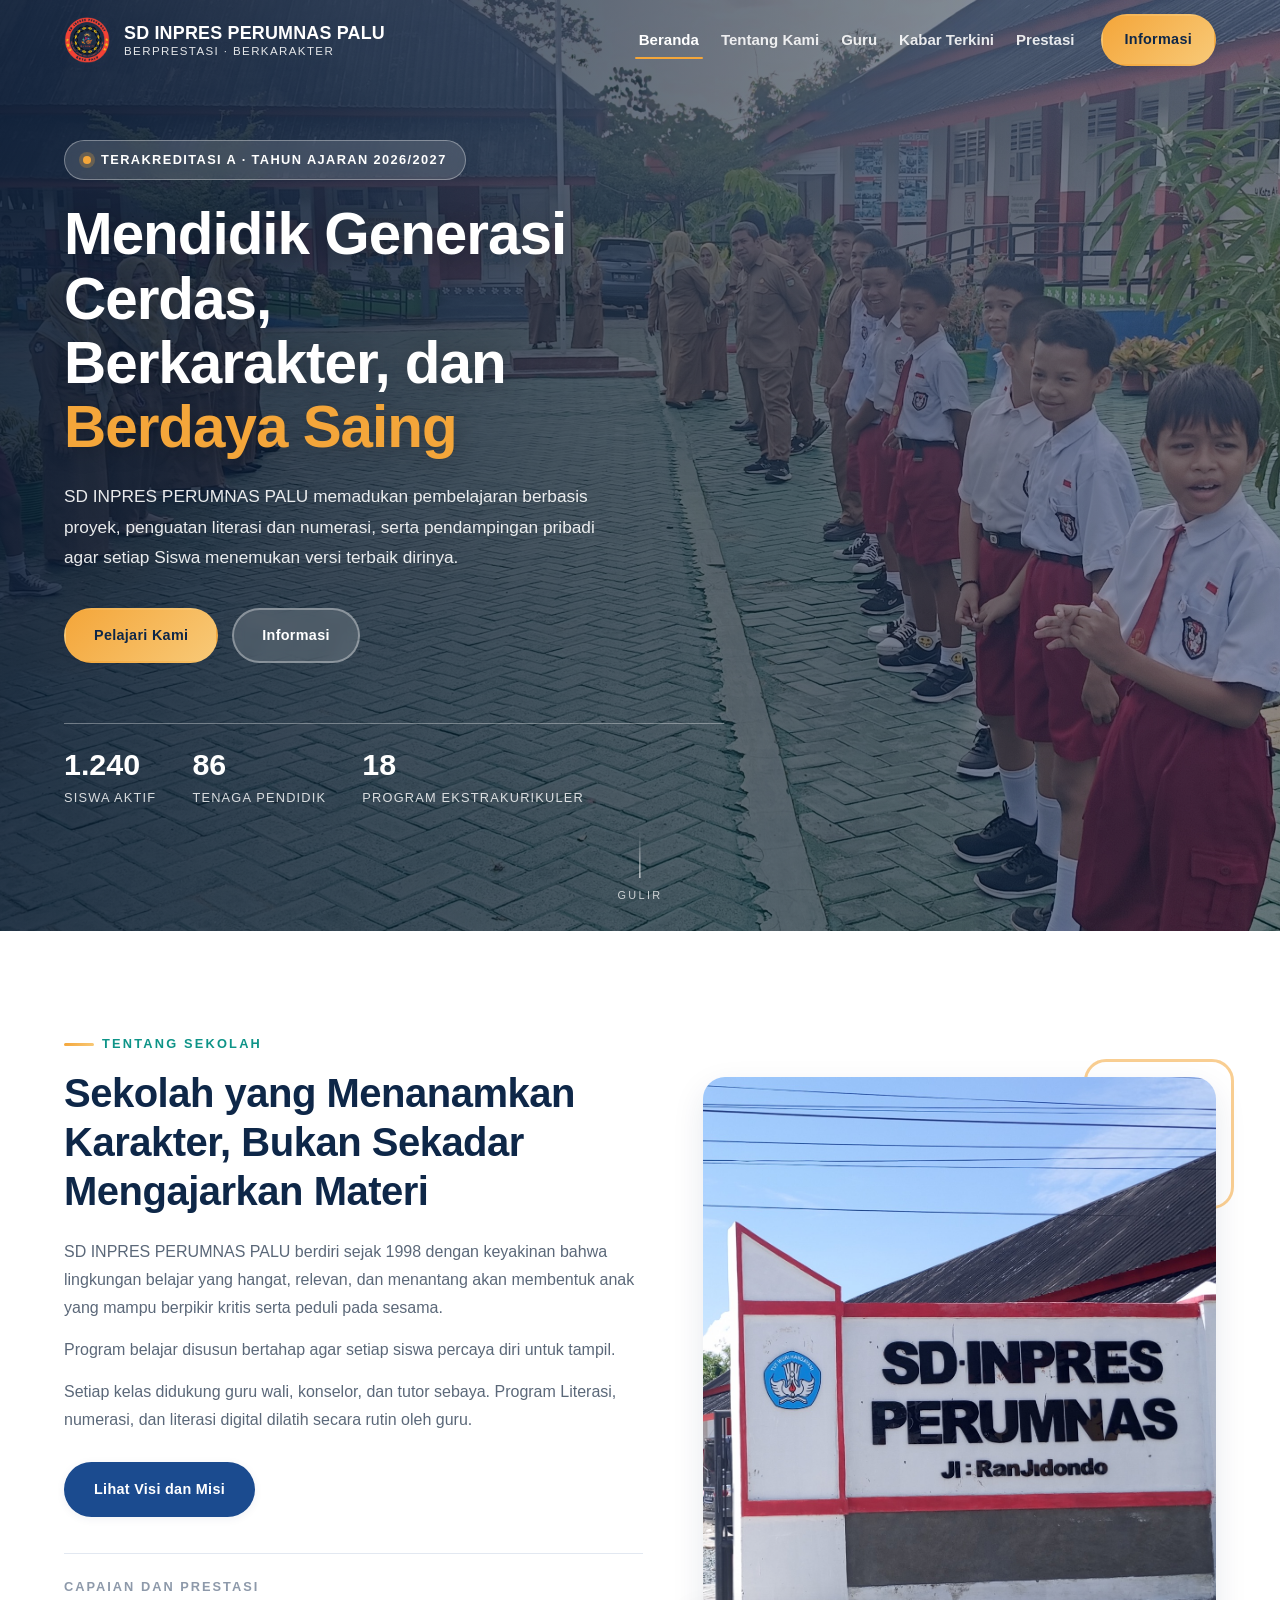
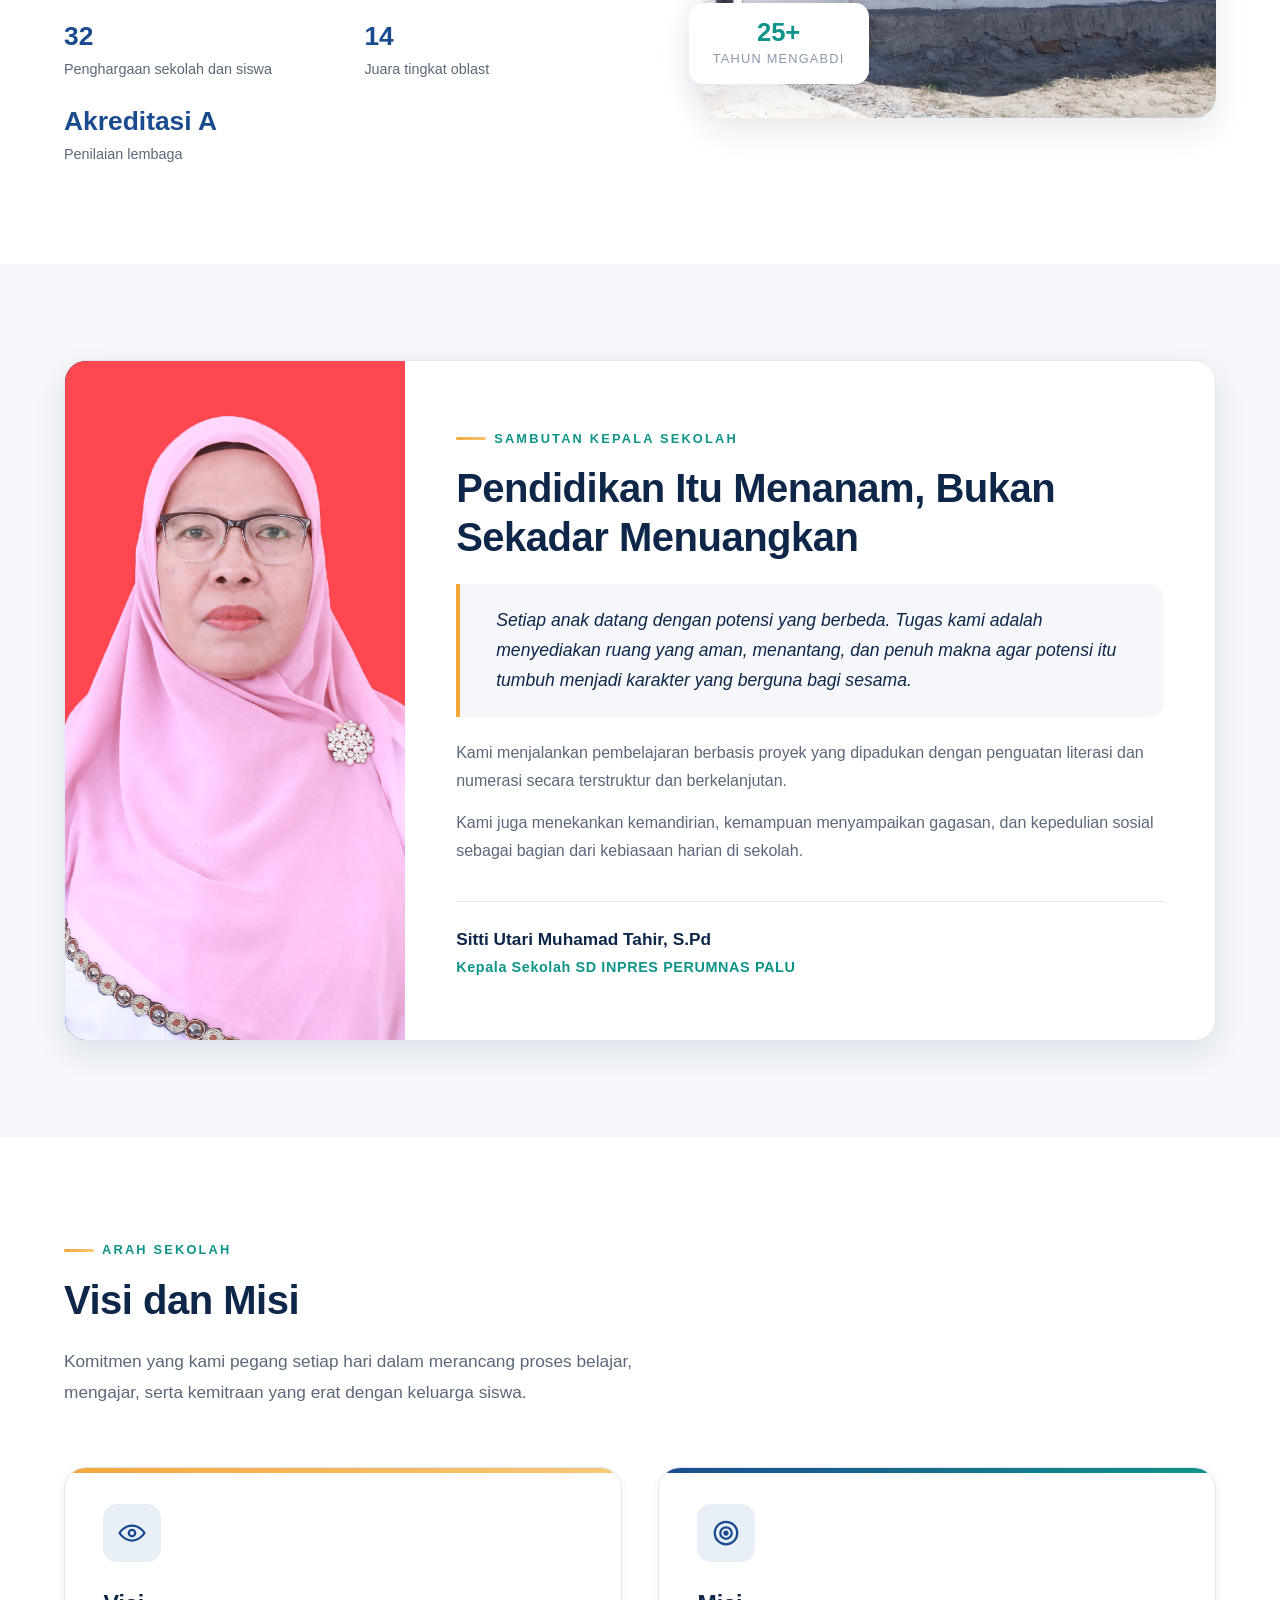
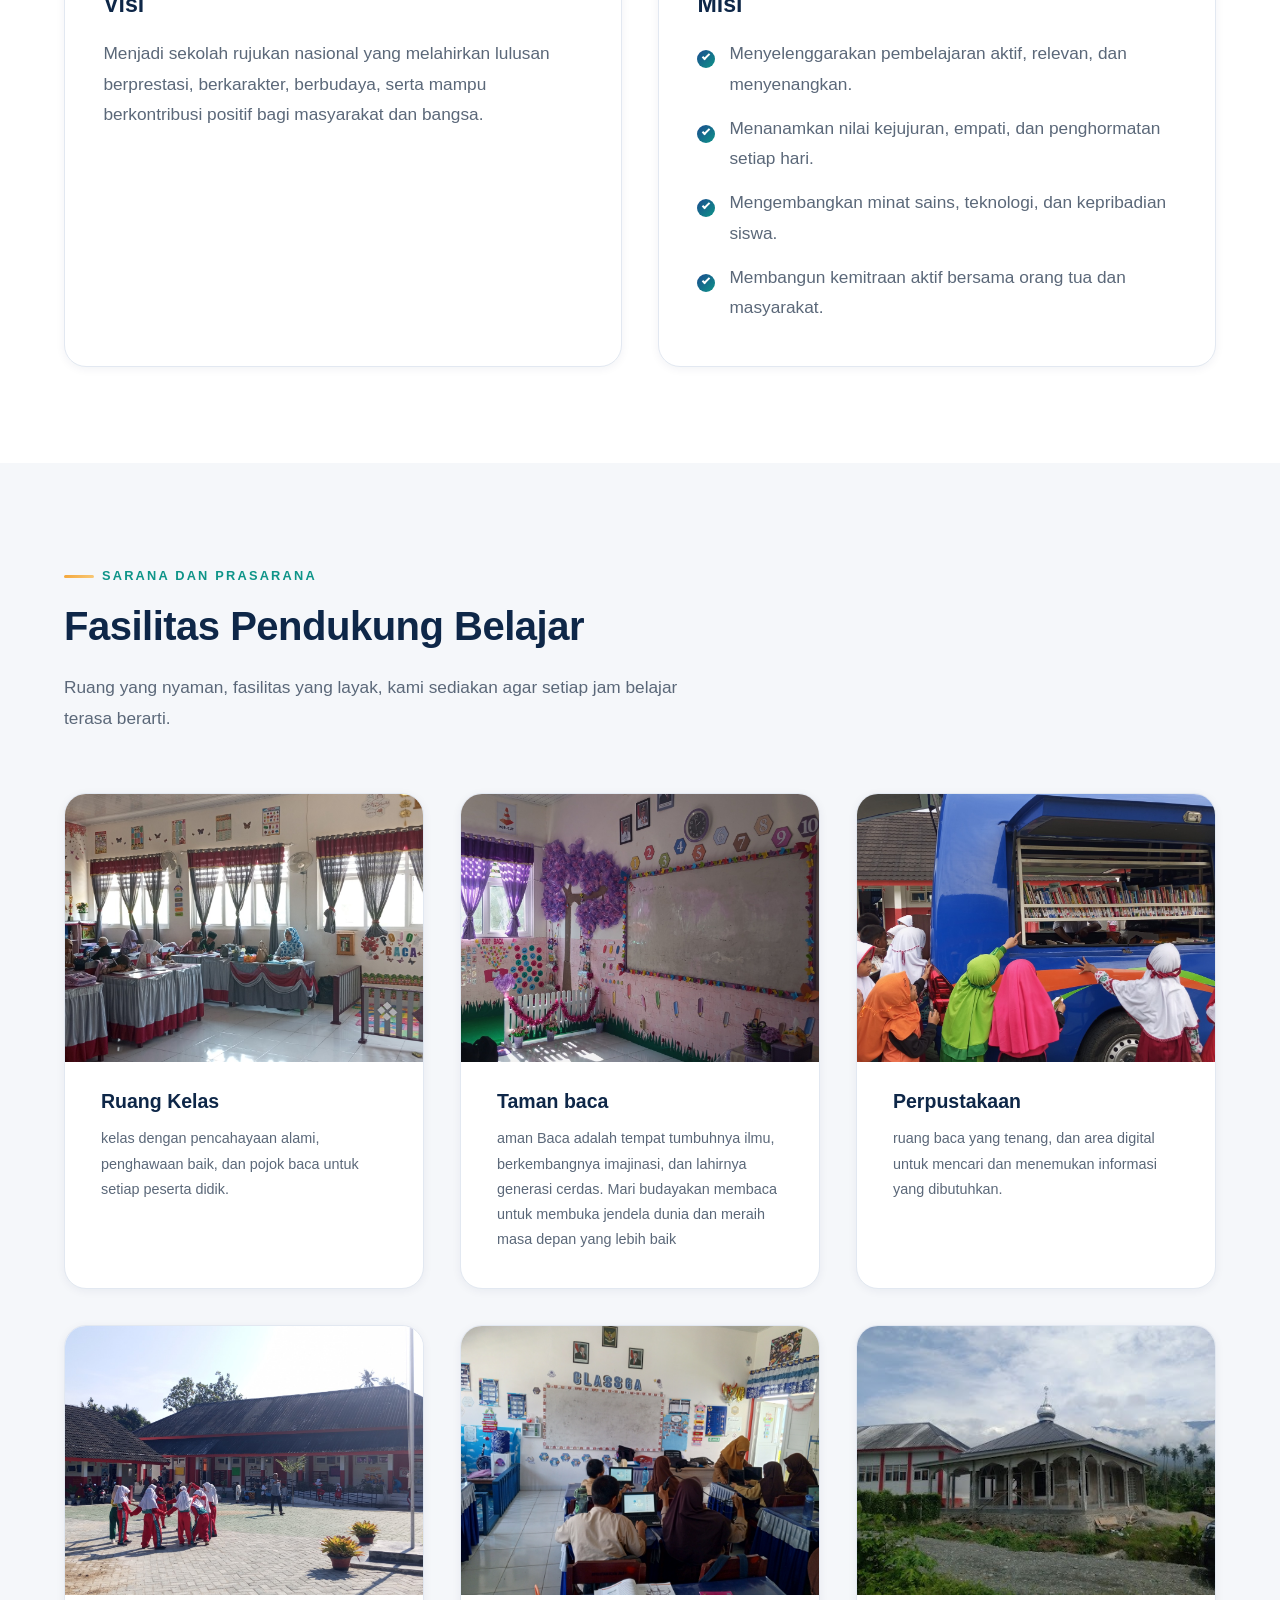
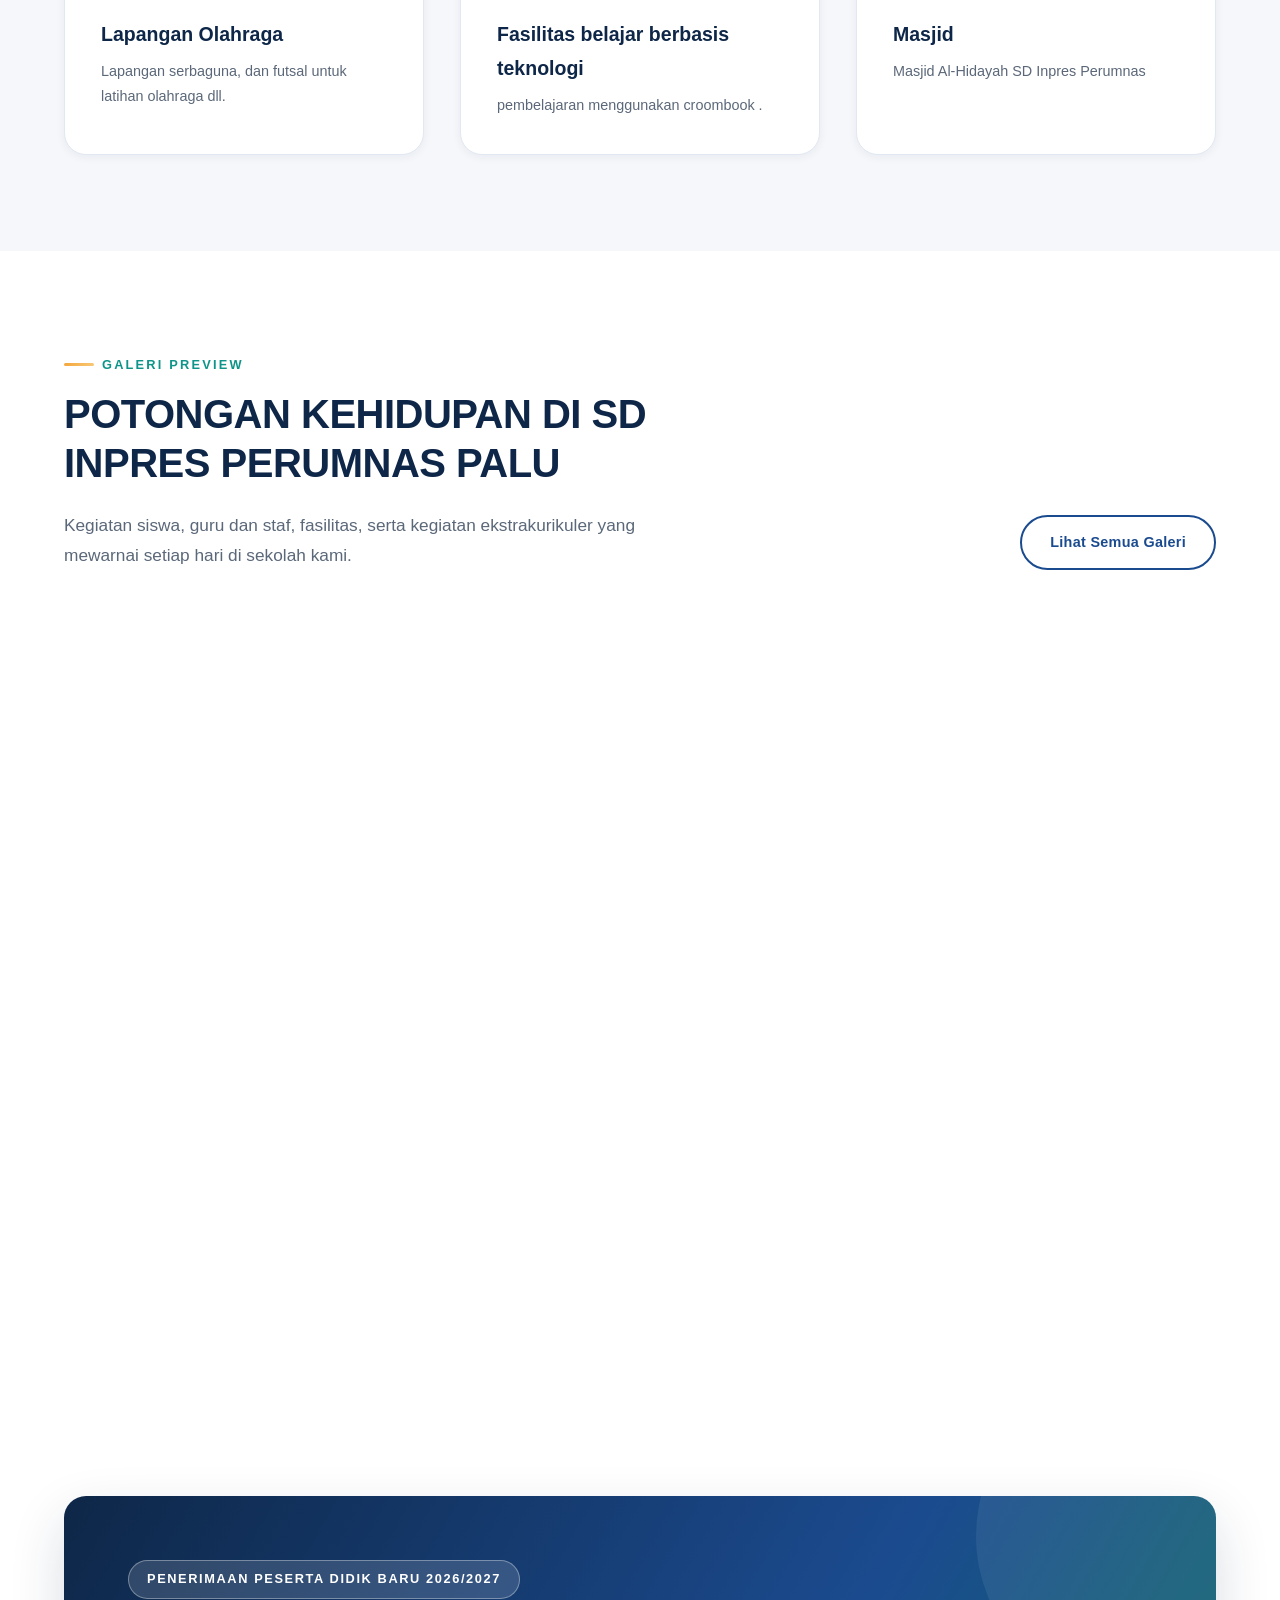
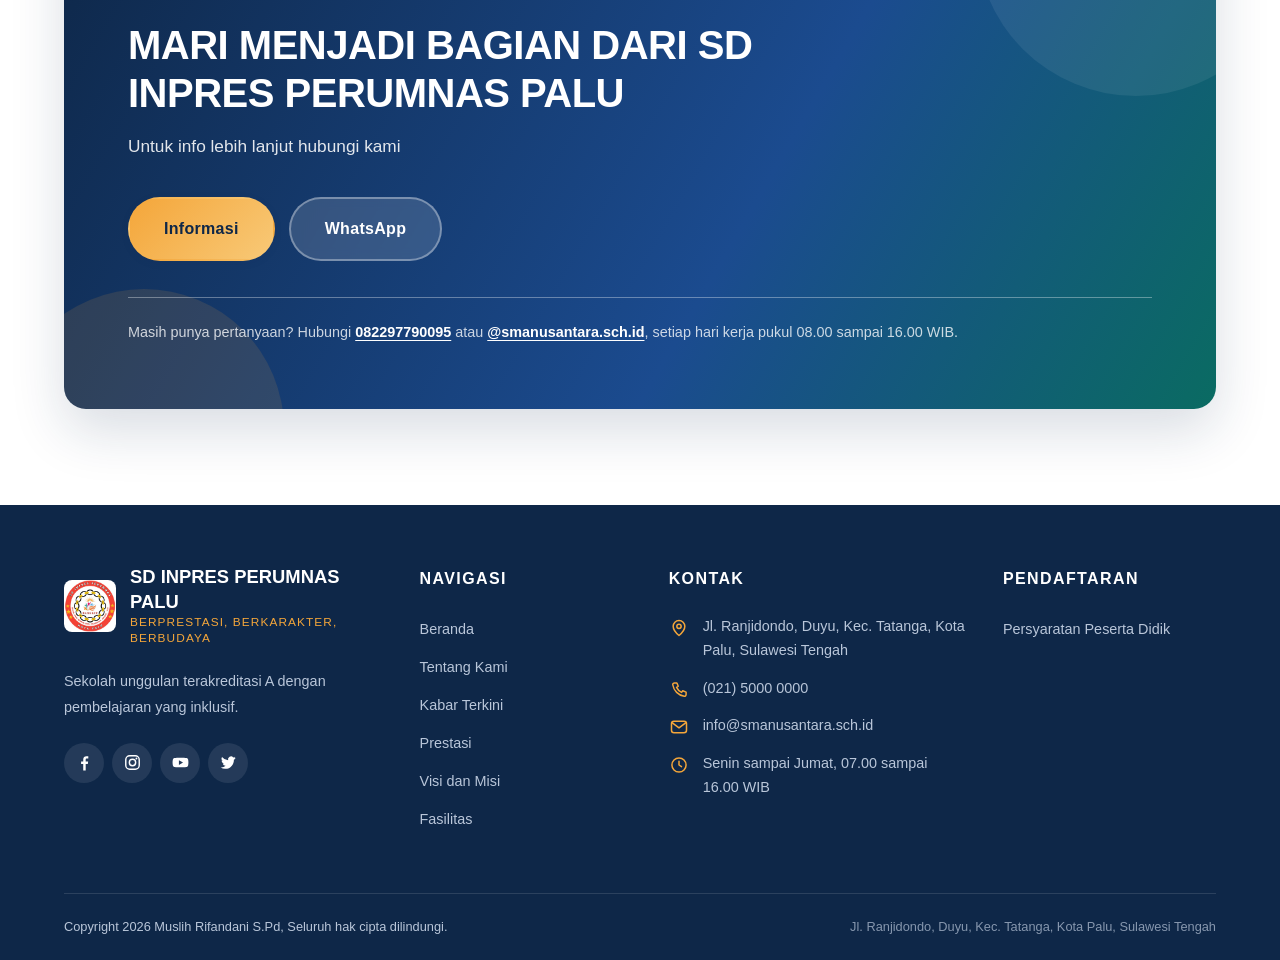
<file: index.html>
<!doctype html>
<html lang="id">
  <head>
    <meta charset="UTF-8" />
    <meta name="viewport" content="width=device-width, initial-scale=1.0" />
    <meta
      name="description"
      content=" SD INPRES PERUMNAS, sekolah unggulan terakreditasi A dengan pendidikan berkarakter dan pembelajaran berbasis proyek."
    />
    <meta name="author" content=" SD INPRES PERUMNAS" />
    <meta name="theme-color" content="#1b4b8f" />
    <title>SD INPRES PERUMNAS PALU</title>

    <link
      rel="icon"
      type="image/svg+xml"
      href="gambar perumnas/logo perumnas.png"
    />
    <link rel="stylesheet" href="css/style.css" />
  </head>
  <body>
    <!-- =========================================
     NAVBAR
========================================== -->
    <header class="nav" id="nav">
      <div class="container nav__inner">
        <a
          class="nav__brand"
          href="#beranda"
          aria-label=" SD INPRES PERUMNAS, kembali ke beranda"
        >
          <img
            class="nav-logo"
            src="gambar perumnas/logo perumnas.png"
            alt="Logo  SD INPRES PERUMNAS"
            width="46"
            height="46"
          />
          <span class="nav__brand-text">
            <strong class="nav__brand-name"> SD INPRES PERUMNAS PALU</strong>
            <span class="nav__brand-tag">Berprestasi &middot; Berkarakter</span>
          </span>
        </a>

        <button
          class="nav__toggle"
          id="navToggle"
          type="button"
          aria-label="Buka menu navigasi"
          aria-expanded="false"
          aria-controls="navMenu"
        >
          <span class="nav__toggle-bar"></span>
          <span class="nav__toggle-bar"></span>
          <span class="nav__toggle-bar"></span>
        </button>

        <nav class="nav__menu" id="navMenu" aria-label="Navigasi utama">
          <ul class="nav__list">
            <li class="nav__item">
              <a class="nav__link is-active" href="#beranda">Beranda</a>
            </li>
            <li class="nav__item">
              <a class="nav__link" href="#tentang-kami">Tentang Kami</a>
            </li>
            <li class="nav__item">
              <a class="nav__link" href="guru.html">Guru</a>
            </li>
            <li class="nav__item">
              <a class="nav__link" href="#kabar-terkini">Kabar Terkini</a>
            </li>
            <li class="nav__item">
              <a class="nav__link" href="#prestasi">Prestasi</a>
            </li>
          </ul>
          <a class="btn btn--accent nav__cta" href="#spmb">Informasi</a>
        </nav>
      </div>
    </header>

    <main>
      <!-- =========================================
     HOME - HERO
    ========================================== -->
      <section class="home-hero" id="beranda">
        <div class="home-hero__media">
          <img
            class="home-hero__image"
            src="gambar perumnas/gambar prumnas 2.jpeg"
            alt="Gedung  SD INPRES PERUMNAS"
            width="1600"
            height="760"
          />
        </div>
        <div class="home-hero__overlay"></div>

        <div class="container home-hero__inner">
          <div class="home-hero__content">
            <p class="home-hero__badge">
              <span class="home-hero__badge-dot" aria-hidden="true"></span>
              Terakreditasi A &middot; Tahun Ajaran 2026/2027
            </p>

            <h1 class="home-hero__title">
              Mendidik Generasi Cerdas,<br />
              Berkarakter, dan
              <span class="home-hero__title-accent">Berdaya Saing</span>
            </h1>

            <p class="home-hero__desc">
              SD INPRES PERUMNAS PALU memadukan pembelajaran berbasis proyek,
              penguatan literasi dan numerasi, serta pendampingan pribadi agar
              setiap Siswa menemukan versi terbaik dirinya.
            </p>

            <div class="home-hero__actions">
              <a class="btn btn--accent" href="#tentang-kami">Pelajari Kami</a>
              <a class="btn btn--ghost" href="#spmb">Informasi </a>
            </div>

            <ul class="home-hero__highlights">
              <li class="home-hero__highlight">
                <strong>1.240</strong>
                <span>Siswa aktif</span>
              </li>
              <li class="home-hero__highlight">
                <strong>86</strong>
                <span>Tenaga pendidik</span>
              </li>
              <li class="home-hero__highlight">
                <strong>18</strong>
                <span>Program ekstrakurikuler</span>
              </li>
            </ul>
          </div>
        </div>

        <a
          class="home-hero__scroll"
          href="#tentang-kami"
          aria-label="Gulir ke bawah ke bagian berikutnya"
        >
          <span class="home-hero__scroll-line" aria-hidden="true"></span>
          <span class="home-hero__scroll-text">Gulir</span>
        </a>
      </section>

      <!-- =========================================
     HOME - ABOUT
    ========================================== -->
      <section class="home-about" id="tentang-kami">
        <div class="container home-about__inner">
          <div class="home-about__content">
            <p class="section-label reveal">Tentang Sekolah</p>
            <h2 class="section-title reveal">
              Sekolah yang Menanamkan Karakter, Bukan Sekadar Mengajarkan Materi
            </h2>

            <p class="home-about__text reveal">
              SD INPRES PERUMNAS PALU berdiri sejak 1998 dengan keyakinan bahwa
              lingkungan belajar yang hangat, relevan, dan menantang akan
              membentuk anak yang mampu berpikir kritis serta peduli pada
              sesama.
            </p>

            <p class="home-about__text reveal">
              Program belajar disusun bertahap agar setiap siswa percaya diri
              untuk tampil.
            </p>

            <p class="home-about__text reveal">
              Setiap kelas didukung guru wali, konselor, dan tutor sebaya.
              Program Literasi, numerasi, dan literasi digital dilatih secara
              rutin oleh guru.
            </p>

            <a class="btn btn--primary home-about__cta reveal" href="#visi-misi"
              >Lihat Visi dan Misi</a
            >

            <div class="home-about__stats reveal" id="prestasi">
              <p class="home-about__stats-label">Capaian dan Prestasi</p>
              <ul class="home-about__stats-list">
                <li class="home-about__stat">
                  <strong>32</strong>
                  <span>Penghargaan sekolah dan siswa</span>
                </li>
                <li class="home-about__stat">
                  <strong>14</strong>
                  <span>Juara tingkat oblast</span>
                </li>
                <li class="home-about__stat">
                  <strong>Akreditasi A</strong>
                  <span>Penilaian lembaga</span>
                </li>
              </ul>
            </div>
          </div>

          <div class="home-about__image reveal">
            <img
              src="gambar perumnas/SEKOLAH perumnas.jpeg"
              alt="Kegiatan pembelajaran siswa di kelas"
              width="800"
              height="1000"
              loading="lazy"
            />
            <span class="home-about__image-badge">
              <strong>25+</strong>
              <span>Tahun mengabdi</span>
            </span>
          </div>
        </div>
      </section>

      <!-- =========================================
     HOME - PRINCIPAL
    ========================================== -->
      <section class="home-principal" id="sambutan">
        <div class="container">
          <article class="home-principal__card reveal">
            <div class="home-principal__media">
              <img
                src="gambar guru perumnas/KEPSEK PUTIH.jpg"
                alt="Potret kepala sekolah"
                width="600"
                height="720"
                loading="lazy"
              />
            </div>

            <div class="home-principal__body">
              <p class="section-label">Sambutan Kepala Sekolah</p>
              <h2 class="section-title">
                Pendidikan Itu Menanam, Bukan Sekadar Menuangkan
              </h2>

              <blockquote class="home-principal__quote">
                <p>
                  Setiap anak datang dengan potensi yang berbeda. Tugas kami
                  adalah menyediakan ruang yang aman, menantang, dan penuh makna
                  agar potensi itu tumbuh menjadi karakter yang berguna bagi
                  sesama.
                </p>
              </blockquote>

              <p class="home-about__text">
                Kami menjalankan pembelajaran berbasis proyek yang dipadukan
                dengan penguatan literasi dan numerasi secara terstruktur dan
                berkelanjutan.
              </p>

              <p class="home-about__text">
                Kami juga menekankan kemandirian, kemampuan menyampaikan
                gagasan, dan kepedulian sosial sebagai bagian dari kebiasaan
                harian di sekolah.
              </p>

              <footer class="home-principal__sign">
                <span class="home-principal__name"
                  >Sitti Utari Muhamad Tahir, S.Pd</span
                >
                <span class="home-principal__role"
                  >Kepala Sekolah SD INPRES PERUMNAS PALU</span
                >
              </footer>
            </div>
          </article>
        </div>
      </section>

      <!-- =========================================
     HOME - VISION & MISSION
    ========================================== -->
      <section class="home-vision" id="visi-misi">
        <div class="container">
          <header class="section-head reveal">
            <p class="section-label">Arah Sekolah</p>
            <h2 class="section-title">Visi dan Misi</h2>
            <p class="section-desc">
              Komitmen yang kami pegang setiap hari dalam merancang proses
              belajar, mengajar, serta kemitraan yang erat dengan keluarga
              siswa.
            </p>
          </header>

          <div class="home-vision__grid">
            <article class="home-vision__card home-vision__card--visi reveal">
              <span class="home-vision__icon" aria-hidden="true">
                <svg
                  viewBox="0 0 24 24"
                  fill="none"
                  stroke="currentColor"
                  stroke-width="1.8"
                  stroke-linecap="round"
                  stroke-linejoin="round"
                >
                  <path d="M2 12s3.6-6 10-6 10 6 10 6-3.6 6-10 6-10-6-10-6Z" />
                  <circle cx="12" cy="12" r="2.6" />
                </svg>
              </span>
              <h3 class="home-vision__card-title">Visi</h3>
              <p class="home-vision__text">
                Menjadi sekolah rujukan nasional yang melahirkan lulusan
                berprestasi, berkarakter, berbudaya, serta mampu berkontribusi
                positif bagi masyarakat dan bangsa.
              </p>
            </article>

            <article class="home-vision__card home-vision__card--misi reveal">
              <span class="home-vision__icon" aria-hidden="true">
                <svg
                  viewBox="0 0 24 24"
                  fill="none"
                  stroke="currentColor"
                  stroke-width="1.8"
                  stroke-linecap="round"
                  stroke-linejoin="round"
                >
                  <circle cx="12" cy="12" r="9" />
                  <circle cx="12" cy="12" r="4.6" />
                  <circle cx="12" cy="12" r="1.2" fill="currentColor" />
                </svg>
              </span>
              <h3 class="home-vision__card-title">Misi</h3>
              <ul class="home-vision__list">
                <li>
                  Menyelenggarakan pembelajaran aktif, relevan, dan
                  menyenangkan.
                </li>
                <li>
                  Menanamkan nilai kejujuran, empati, dan penghormatan setiap
                  hari.
                </li>
                <li>
                  Mengembangkan minat sains, teknologi, dan kepribadian siswa.
                </li>
                <li>
                  Membangun kemitraan aktif bersama orang tua dan masyarakat.
                </li>
              </ul>
            </article>
          </div>
        </div>
      </section>

      <!-- =========================================
     HOME - FACILITIES
    ========================================== -->
      <section class="home-facilities" id="fasilitas">
        <div class="container">
          <header class="section-head reveal">
            <p class="section-label">Sarana dan Prasarana</p>
            <h2 class="section-title">Fasilitas Pendukung Belajar</h2>
            <p class="section-desc">
              Ruang yang nyaman, fasilitas yang layak, kami sediakan agar setiap
              jam belajar terasa berarti.
            </p>
          </header>

          <div class="home-facilities__grid">
            <article class="facility-card reveal">
              <div class="facility-card__media">
                <img
                  src="gambar perumnas/ruang kelas.jpeg"
                  alt="Ruang kelas  SD INPRES PERUMNAS PALU"
                  width="800"
                  height="600"
                  loading="lazy"
                />
              </div>
              <div class="facility-card__body">
                <h3 class="facility-card__title">Ruang Kelas</h3>
                <p class="facility-card__text">
                  kelas dengan pencahayaan alami, penghawaan baik, dan pojok
                  baca untuk setiap peserta didik.
                </p>
              </div>
            </article>

            <article class="facility-card reveal">
              <div class="facility-card__media">
                <img
                  src="gambar perumnas/taman baca.jpeg"
                  alt="Laboratorium sains  SD INPRES PERUMNAS PALU"
                  width="800"
                  height="600"
                  loading="lazy"
                />
              </div>
              <div class="facility-card__body">
                <h3 class="facility-card__title">Taman baca</h3>
                <p class="facility-card__text">
                  aman Baca adalah tempat tumbuhnya ilmu, berkembangnya
                  imajinasi, dan lahirnya generasi cerdas. Mari budayakan
                  membaca untuk membuka jendela dunia dan meraih masa depan yang
                  lebih baik
                </p>
              </div>
            </article>

            <article class="facility-card reveal">
              <div class="facility-card__media">
                <img
                  src="gambar perumnas/perpustakaan.jpeg"
                  alt="Perpustakaan SD INPRES PERUMNAS PALU"
                  width="800"
                  height="600"
                  loading="lazy"
                />
              </div>
              <div class="facility-card__body">
                <h3 class="facility-card__title">Perpustakaan</h3>
                <p class="facility-card__text">
                  ruang baca yang tenang, dan area digital untuk mencari dan
                  menemukan informasi yang dibutuhkan.
                </p>
              </div>
            </article>

            <article class="facility-card reveal">
              <div class="facility-card__media">
                <img
                  src="gambar perumnas/LAPANGAN OLAAHRAGA.jpeg"
                  alt="Lapangan olahraga SD INPRES PERUMNAS PALU"
                  height="600"
                  loading="lazy"
                />
              </div>
              <div class="facility-card__body">
                <h3 class="facility-card__title">Lapangan Olahraga</h3>
                <p class="facility-card__text">
                  Lapangan serbaguna, dan futsal untuk latihan olahraga dll.
                </p>
              </div>
            </article>

            <article class="facility-card reveal">
              <div class="facility-card__media">
                <img
                  src="gambar perumnas/crombok.jpg"
                  alt="Ruang komputer SD INPRES PERUMNAS PALU"
                  width="800"
                  height="600"
                  loading="lazy"
                />
              </div>
              <div class="facility-card__body">
                <h3 class="facility-card__title">
                  Fasilitas belajar berbasis teknologi
                </h3>
                <p class="facility-card__text">
                  pembelajaran menggunakan croombook .
                </p>
              </div>
            </article>

            <article class="facility-card reveal">
              <div class="facility-card__media">
                <img
                  src="galeri/masjid.jpeg"
                  alt="Musholla SD INPRES PERUMNAS PALU"
                  width="800"
                  height="600"
                  loading="lazy"
                />
              </div>
              <div class="facility-card__body">
                <h3 class="facility-card__title">Masjid</h3>
                <p class="facility-card__text">
                  Masjid Al-Hidayah SD Inpres Perumnas
                </p>
              </div>
            </article>
          </div>
        </div>
      </section>

      <!-- =========================================
     HOME - GALLERY
    ========================================== -->
      <section class="home-gallery" id="kabar-terkini">
        <div class="container">
          <header class="section-head section-head--split reveal">
            <div class="section-head__text">
              <p class="section-label">Galeri Preview</p>
              <h2 class="section-title">
                POTONGAN KEHIDUPAN DI SD INPRES PERUMNAS PALU
              </h2>
              <p class="section-desc">
                Kegiatan siswa, guru dan staf, fasilitas, serta kegiatan
                ekstrakurikuler yang mewarnai setiap hari di sekolah kami.
              </p>
            </div>
            <a class="btn btn--outline section-head__action" href="#galeri"
              >Lihat Semua Galeri</a
            >
          </header>

          <div class="home-gallery__grid" id="galeri">
            <figure class="gallery-item gallery-item--tall reveal">
              <img
                src="galeri/prestasi.jpeg"
                alt="Kegiatan apel pagi siswa"
                width="800"
                height="600"
                loading="lazy"
              />
              <figcaption class="gallery-item__caption">
                <span class="gallery-item__tag">Prestasi</span>
                <span class="gallery-item__title">Juara Olimpiade</span>
              </figcaption>
            </figure>

            <figure class="gallery-item reveal">
              <img
                src="galeri/kolaborasi.jpeg"
                alt="Guru dan siswa"
                width="800"
                height="600"
                loading="lazy"
              />
              <figcaption class="gallery-item__caption">
                <span class="gallery-item__tag">Guru dan siswa</span>
                <span class="gallery-item__title">Kolaborasi Guru</span>
              </figcaption>
            </figure>

            <figure class="gallery-item reveal">
              <img
                src="galeri/JUMAT ZIKIR.jpeg"
                alt="Kegiatan Keagamaan "
                width="800"
                height="600"
                loading="lazy"
              />
              <figcaption class="gallery-item__caption">
                <span class="gallery-item__tag">Kegiatan Keagamaan </span>
                <span class="gallery-item__title">Sholat Du'ha dan Dzikir</span>
              </figcaption>
            </figure>

            <figure class="gallery-item gallery-item--wide reveal">
              <img
                src="galeri/extra kulikuler.jpeg"
                alt="Kegiatan ekstrakurikuler paduan suara"
                width="800"
                height="600"
                loading="lazy"
              />
              <figcaption class="gallery-item__caption">
                <span class="gallery-item__tag">Ekstrakurikuler</span>
                <span class="gallery-item__title">Paduan Suara Nusantara</span>
              </figcaption>
            </figure>

            <figure class="gallery-item reveal">
              <img
                src="galeri/perpustakaan.jpeg"
                alt="perpustakaan"
                width="800"
                height="600"
                loading="lazy"
              />
              <figcaption class="gallery-item__caption">
                <span class="gallery-item__tag">Perpustakaan </span>
                <span class="gallery-item__title">Perpustakaan siswa </span>
              </figcaption>
            </figure>

            <figure class="gallery-item gallery-item--wide reveal">
              <img
                src="galeri/apel.jpeg"
                alt="apel siswa"
                width="800"
                height="600"
                loading="lazy"
              />
              <figcaption class="gallery-item__caption">
                <span class="gallery-item__tag">Apel siswa </span>
                <span class="gallery-item__title">Kegiatan Apel siswa </span>
              </figcaption>
            </figure>
          </div>
        </div>
      </section>

      <!-- =========================================
     HOME - CTA
    ========================================== -->
      <section class="home-cta" id="spmb">
        <div class="container">
          <div class="home-cta__panel reveal">
            <div class="home-cta__content">
              <p class="home-cta__badge">
                Penerimaan Peserta Didik Baru 2026/2027
              </p>
              <h2 class="home-cta__title">
                MARI MENJADI BAGIAN DARI SD INPRES PERUMNAS PALU
              </h2>
              <p class="home-cta__text">Untuk info lebih lanjut hubungi kami</p>
            </div>

            <div class="home-cta__actions">
              <a class="btn btn--accent btn--lg" href="#faq">Informasi</a>
              <a
                class="btn btn--ghost btn--lg"
                href="https://wa.me/6282297790095"
                target="_blank"
                >WhatsApp</a
              >
            </div>

            <p class="home-cta__help" id="faq">
              Masih punya pertanyaan? Hubungi
              <a href="https://wa.me/6282297790095" target="_blank"
                >082297790095</a
              >
              atau
              <a href="mailto:ppdb@smanusantara.sch.id">@smanusantara.sch.id</a
              >, setiap hari kerja pukul 08.00 sampai 16.00 WIB.
            </p>
          </div>
        </div>
      </section>
    </main>

    <!-- =========================================
     FOOTER
========================================== -->
    <footer class="footer">
      <div class="container">
        <div class="footer__grid">
          <div class="footer__brand">
            <a class="footer__brand-box" href="#beranda">
              <img
                class="footer__logo"
                src="gambar perumnas/logo perumnas 2.jpeg"
                alt="Logo SD INPRES PERUMNAS"
                width="52"
                height="52"
              />
              <span class="footer__brand-text">
                <strong class="footer__name">SD INPRES PERUMNAS PALU</strong>
                <small class="footer__tagline"
                  >Berprestasi, Berkarakter, Berbudaya</small
                >
              </span>
            </a>
            <p class="footer__desc">
              Sekolah unggulan terakreditasi A dengan pembelajaran yang
              inklusif.
            </p>
            <ul class="footer__social">
              <li>
                <a href="#beranda" aria-label="Facebook SMA Nusantara">
                  <svg
                    viewBox="0 0 24 24"
                    fill="currentColor"
                    aria-hidden="true"
                  >
                    <path
                      d="M13.5 22v-8h2.7l.4-3.2h-3.1V8.7c0-.9.3-1.6 1.6-1.6h1.7V4.2c-.3 0-1.3-.1-2.4-.1-2.4 0-4 1.5-4 4.1v2.6H7.7V14h2.7v8h3.1Z"
                    />
                  </svg>
                </a>
              </li>
              <li>
                <a
                  href="#beranda"
                  aria-label="Instagram SD INPRES PERUMNAS PALU"
                >
                  <svg
                    viewBox="0 0 24 24"
                    fill="none"
                    stroke="currentColor"
                    stroke-width="1.8"
                    aria-hidden="true"
                  >
                    <rect x="3.5" y="3.5" width="17" height="17" rx="5" />
                    <circle cx="12" cy="12" r="4" />
                    <circle
                      cx="17"
                      cy="7"
                      r="1.2"
                      fill="currentColor"
                      stroke="none"
                    />
                  </svg>
                </a>
              </li>
              <li>
                <a href="#beranda" aria-label="YouTube SD INPRES PERUMNAS PALU">
                  <svg
                    viewBox="0 0 24 24"
                    fill="currentColor"
                    aria-hidden="true"
                  >
                    <path
                      d="M21.6 8.2a2.5 2.5 0 0 0-1.8-1.8C18.2 6 12 6 12 6s-6.2 0-7.8.4A2.5 2.5 0 0 0 2.4 8.2C2 9.8 2 12 2 12s0 2.2.4 3.8a2.5 2.5 0 0 0 1.8 1.8C5.8 18 12 18 12 18s6.2 0 7.8-.4a2.5 2.5 0 0 0 1.8-1.8C22 14.2 22 12 22 12s0-2.2-.4-3.8ZM10 15V9l5.2 3L10 15Z"
                    />
                  </svg>
                </a>
              </li>
              <li>
                <a href="#beranda" aria-label="Twitter SD INPRES PERUMNAS PALU">
                  <svg
                    viewBox="0 0 24 24"
                    fill="currentColor"
                    aria-hidden="true"
                  >
                    <path
                      d="M21 6.1c-.7.3-1.4.5-2.2.6a3.7 3.7 0 0 0 1.6-2 7.5 7.5 0 0 1-2.4.9 3.8 3.8 0 0 0-6.5 3.5A10.8 10.8 0 0 1 3.8 5a3.8 3.8 0 0 0 1.2 5.1c-.6 0-1.2-.2-1.7-.5 0 1.9 1.3 3.5 3.1 3.8-.6.2-1.2.2-1.7.1a3.8 3.8 0 0 0 3.6 2.6A7.7 7.7 0 0 1 2 18.3a10.8 10.8 0 0 0 5.9 1.7c7 0 10.9-5.9 10.9-11v-.5c.8-.5 1.4-1.2 1.9-2Z"
                    />
                  </svg>
                </a>
              </li>
            </ul>
          </div>

          <nav class="footer__nav" aria-label="Navigasi footer">
            <h3 class="footer__title">Navigasi</h3>
            <ul class="footer__links">
              <li><a href="#beranda">Beranda</a></li>
              <li><a href="#tentang-kami">Tentang Kami</a></li>
              <li><a href="#kabar-terkini">Kabar Terkini</a></li>
              <li><a href="#prestasi">Prestasi</a></li>
              <li><a href="#visi-misi">Visi dan Misi</a></li>
              <li><a href="#fasilitas">Fasilitas</a></li>
            </ul>
          </nav>

          <div class="footer__contact">
            <h3 class="footer__title">Kontak</h3>
            <ul class="footer__contact-list">
              <li>
                <span class="footer__contact-icon" aria-hidden="true">
                  <svg
                    viewBox="0 0 24 24"
                    fill="none"
                    stroke="currentColor"
                    stroke-width="1.8"
                    stroke-linecap="round"
                    stroke-linejoin="round"
                  >
                    <path
                      d="M12 21s7-5.6 7-11a7 7 0 1 0-14 0c0 5.4 7 11 7 11Z"
                    />
                    <circle cx="12" cy="10" r="2.6" />
                  </svg>
                </span>
                <span
                  >Jl. Ranjidondo, Duyu, Kec. Tatanga, Kota Palu, Sulawesi
                  Tengah</span
                >
              </li>
              <li>
                <span class="footer__contact-icon" aria-hidden="true">
                  <svg
                    viewBox="0 0 24 24"
                    fill="none"
                    stroke="currentColor"
                    stroke-width="1.8"
                    stroke-linecap="round"
                    stroke-linejoin="round"
                  >
                    <path
                      d="M6.5 3.5h3l1.6 4-2 1.4a12 12 0 0 0 6 6l1.4-2 4 1.6v3a2 2 0 0 1-2.2 2A16.5 16.5 0 0 1 4.5 5.7a2 2 0 0 1 2-2.2Z"
                    />
                  </svg>
                </span>
                <a href="tel:+622150000000">(021) 5000 0000</a>
              </li>
              <li>
                <span class="footer__contact-icon" aria-hidden="true">
                  <svg
                    viewBox="0 0 24 24"
                    fill="none"
                    stroke="currentColor"
                    stroke-width="1.8"
                    stroke-linecap="round"
                    stroke-linejoin="round"
                  >
                    <rect x="3" y="5" width="18" height="14" rx="3" />
                    <path d="m4 7 8 6 8-6" />
                  </svg>
                </span>
                <a href="mailto:info@smanusantara.sch.id"
                  >info@smanusantara.sch.id</a
                >
              </li>
              <li>
                <span class="footer__contact-icon" aria-hidden="true">
                  <svg
                    viewBox="0 0 24 24"
                    fill="none"
                    stroke="currentColor"
                    stroke-width="1.8"
                    stroke-linecap="round"
                    stroke-linejoin="round"
                  >
                    <circle cx="12" cy="12" r="8.5" />
                    <path d="M12 7.5V12l3 2" />
                  </svg>
                </span>
                <span>Senin sampai Jumat, 07.00 sampai 16.00 WIB</span>
              </li>
            </ul>
          </div>

          <div class="footer__admission">
            <h3 class="footer__title">Pendaftaran</h3>
            <ul class="footer__links">
              <li><a href="#spmb">Persyaratan Peserta Didik</a></li>
            </ul>
          </div>
        </div>

        <div class="footer__bottom">
          <p class="footer__copyright">
            Copyright <span id="currentYear">2026</span> Muslih Rifandani S.Pd,
            Seluruh hak cipta dilindungi.
          </p>
          <p class="footer__meta">
            Jl. Ranjidondo, Duyu, Kec. Tatanga, Kota Palu, Sulawesi Tengah
          </p>
        </div>
      </div>
    </footer>

    <script src="js/script.js"></script>
  </body>
</html>
</file>
<file: css/style.css>
/* ==================================================
   SMA NUSANTARA - MASTER STYLESHEET
   Struktur file (urutan WAJIB):
   1.  ROOT / GLOBAL VARIABLES
   2.  RESET & GLOBAL STYLE
   3.  NAVBAR
   4.  HOME
   5.  HOME - HERO
   6.  HOME - ABOUT
   7.  HOME - PRINCIPAL
   8.  HOME - VISION & MISSION
   9.  HOME - FACILITIES
   10. HOME - GALLERY
   11. HOME - CTA
   12. FOOTER
   13. GURU PAGE
   14. GURU - PAGE HERO
   15. GURU - ORGANIZATION STRUCTURE
   16. GURU - PRINCIPAL
   17. GURU - VICE PRINCIPALS
   18. GURU - TEACHERS
   19. GURU - STAFF
   20. GURU - RESPONSIVE
   21. GLOBAL RESPONSIVE
================================================== */

/* ==================================================
   ROOT / GLOBAL VARIABLES
================================================== */

:root {
  /* ---------- COLOR ---------- */
  --color-primary: #1b4b8f;
  --color-primary-dark: #123663;
  --color-primary-darker: #0e2748;
  --color-primary-light: #2f6bc4;

  --color-secondary: #0e9488;
  --color-secondary-dark: #0a6b62;

  --color-accent: #f4a63a;
  --color-accent-dark: #d9862a;

  --color-bg: #ffffff;
  --color-bg-soft: #f5f7fa;
  --color-bg-muted: #e9eff7;

  --color-text: #1c2534;
  --color-text-light: #5b6879;
  --color-text-muted: #8d99aa;

  --color-white: #ffffff;
  --color-border: #e2e8f1;
  --color-border-dark: #cdd6e4;

  /* ---------- TRANSPARENCY ---------- */
  --color-overlay: rgba(9, 26, 51, 0.58);
  --color-nav-bar: rgba(255, 255, 255, 0.96);
  --color-nav-link: rgba(255, 255, 255, 0.88);
  --color-nav-link-hover: #ffffff;
  --color-glass: rgba(255, 255, 255, 0.14);
  --color-glass-border: rgba(255, 255, 255, 0.34);
  --color-footer-link: #b9c6d9;

  /* ---------- GRADIENT ---------- */
  --gradient-primary: linear-gradient(
    135deg,
    var(--color-primary) 0%,
    var(--color-secondary) 100%
  );
  --gradient-dark: linear-gradient(
    120deg,
    var(--color-primary-darker) 0%,
    var(--color-primary) 60%,
    var(--color-secondary-dark) 100%
  );
  --gradient-accent: linear-gradient(
    135deg,
    var(--color-accent) 0%,
    #f8c977 100%
  );
  --gradient-hero-overlay: linear-gradient(
    100deg,
    rgba(9, 26, 51, 0.86) 0%,
    rgba(9, 26, 51, 0.62) 45%,
    rgba(9, 26, 51, 0.34) 100%
  );

  /* ---------- RADIUS ---------- */
  --radius-sm: 8px;
  --radius-md: 14px;
  --radius-lg: 22px;
  --radius-pill: 999px;

  /* ---------- SHADOW ---------- */
  --shadow-sm: 0 2px 10px rgba(16, 42, 80, 0.06);
  --shadow-md: 0 12px 32px rgba(16, 42, 80, 0.1);
  --shadow-lg: 0 22px 54px rgba(16, 42, 80, 0.16);
  --shadow-accent: 0 12px 28px rgba(244, 166, 58, 0.32);

  /* ---------- LAYOUT ---------- */
  --container-width: 1200px;
  --container-pad: 24px;
  --nav-height: 80px;
  --section-pad: 96px;

  /* ---------- SPACING ---------- */
  --gap-xs: 8px;
  --gap-sm: 14px;
  --gap-md: 22px;
  --gap-lg: 36px;
  --gap-xl: 60px;

  /* ---------- TYPOGRAPHY ---------- */
  --font-sans:
    "Segoe UI", "Helvetica Neue", Roboto, "Open Sans", Tahoma, Arial, sans-serif;
  --fs-hero: clamp(2.15rem, 4.6vw, 3.65rem);
  --fs-h2: clamp(1.7rem, 3.2vw, 2.5rem);
  --fs-h3: 1.22rem;
  --fs-lead: 1.08rem;
  --fs-body: 1rem;
  --fs-sm: 0.9rem;
  --fs-xs: 0.8rem;

  /* ---------- MOTION ---------- */
  --transition: 0.28s cubic-bezier(0.4, 0, 0.2, 1);
  --transition-slow: 0.55s cubic-bezier(0.4, 0, 0.2, 1);
  --transition-reveal: 0.7s cubic-bezier(0.22, 1, 0.36, 1);

  /* ---------- LAYER ---------- */
  --z-nav: 1000;
  --z-base: 1;
}

/* ==================================================
   RESET & GLOBAL STYLE
================================================== */

*,
*::before,
*::after {
  box-sizing: border-box;
}

html {
  -webkit-text-size-adjust: 100%;
}

/* offset anchor agar judul tidak tertutup navbar fixed */
section[id],
div[id],
figure[id] {
  scroll-margin-top: calc(var(--nav-height) + 16px);
}

body {
  margin: 0;
  overflow-x: hidden;
  background-color: var(--color-bg);
  color: var(--color-text);
  font-family: var(--font-sans);
  font-size: var(--fs-body);
  line-height: 1.75;
  -webkit-font-smoothing: antialiased;
}

h1,
h2,
h3,
h4,
h5,
h6,
p,
figure,
blockquote {
  margin: 0;
}

ul {
  margin: 0;
  padding: 0;
  list-style: none;
}

img {
  display: block;
  max-width: 100%;
  height: auto;
}

a {
  color: inherit;
  text-decoration: none;
}

button {
  font: inherit;
  color: inherit;
  background: none;
  border: 0;
  cursor: pointer;
}

svg {
  display: block;
  width: 100%;
  height: 100%;
}

/* ---------- Layout dasar ---------- */

.container {
  width: 100%;
  max-width: var(--container-width);
  margin: 0 auto;
  padding: 0 var(--container-pad);
}

/* ---------- Utilitas typografi section ---------- */

.section-label {
  display: inline-flex;
  align-items: center;
  gap: var(--gap-xs);
  margin-bottom: var(--gap-sm);
  color: var(--color-secondary);
  font-size: var(--fs-xs);
  font-weight: 700;
  letter-spacing: 2.2px;
  text-transform: uppercase;
}

.section-label::before {
  content: "";
  width: 30px;
  height: 3px;
  border-radius: var(--radius-pill);
  background: var(--gradient-accent);
}

.section-title {
  margin-bottom: var(--gap-md);
  color: var(--color-primary-darker);
  font-size: var(--fs-h2);
  font-weight: 800;
  line-height: 1.22;
  letter-spacing: -0.5px;
}

.section-desc {
  max-width: 640px;
  color: var(--color-text-light);
  font-size: var(--fs-lead);
}

.section-head {
  margin-bottom: var(--gap-xl);
}

.section-head--split {
  display: flex;
  align-items: flex-end;
  justify-content: space-between;
  gap: var(--gap-lg);
}

.section-head__action {
  flex-shrink: 0;
}

.section-head__text {
  max-width: 660px;
}

/* ---------- Tombol ---------- */

.btn {
  display: inline-flex;
  align-items: center;
  justify-content: center;
  gap: 10px;
  padding: 13px 28px;
  border: 2px solid transparent;
  border-radius: var(--radius-pill);
  font-size: var(--fs-sm);
  font-weight: 700;
  letter-spacing: 0.3px;
  text-align: center;
  cursor: pointer;
  transition:
    background-color var(--transition),
    color var(--transition),
    border-color var(--transition),
    transform var(--transition),
    box-shadow var(--transition);
}

.btn--lg {
  padding: 16px 34px;
  font-size: var(--fs-body);
}

.btn--accent {
  background: var(--gradient-accent);
  color: var(--color-primary-darker);
  box-shadow: var(--shadow-sm);
}

.btn--accent:hover {
  background: var(--color-accent-dark);
  color: var(--color-white);
  transform: translateY(-2px);
  box-shadow: var(--shadow-accent);
}

.btn--primary {
  background: var(--color-primary);
  color: var(--color-white);
  box-shadow: var(--shadow-sm);
}

.btn--primary:hover {
  background: var(--color-primary-dark);
  color: var(--color-white);
  transform: translateY(-2px);
  box-shadow: var(--shadow-md);
}

.btn--ghost {
  background: var(--color-glass);
  border-color: var(--color-glass-border);
  color: var(--color-white);
  backdrop-filter: blur(6px);
}

.btn--ghost:hover {
  background: var(--color-white);
  border-color: var(--color-white);
  color: var(--color-primary-darker);
  transform: translateY(-2px);
}

.btn--outline {
  background: transparent;
  border-color: var(--color-primary);
  color: var(--color-primary);
}

.btn--outline:hover {
  background: var(--color-primary);
  color: var(--color-white);
  transform: translateY(-2px);
}

/* ---------- Animasi muncul saat scroll ---------- */

.reveal {
  opacity: 0;
  transform: translateY(26px);
  transition:
    opacity var(--transition-reveal),
    transform var(--transition-reveal);
}

.reveal.is-visible {
  opacity: 1;
  transform: translateY(0);
}

/* ==================================================
   NAVBAR
================================================== */

.nav {
  position: fixed;
  top: 0;
  left: 0;
  right: 0;
  z-index: var(--z-nav);
  background: transparent;
  border-bottom: 1px solid transparent;
  transition:
    background-color var(--transition),
    border-color var(--transition),
    box-shadow var(--transition);
}

.nav__inner {
  display: flex;
  align-items: center;
  justify-content: space-between;
  gap: var(--gap-md);
  height: var(--nav-height);
}

.nav__brand {
  display: flex;
  align-items: center;
  gap: var(--gap-sm);
  flex-shrink: 0;
}

.nav-logo {
  width: 46px;
  height: 46px;
  border-radius: var(--radius-sm);
  box-shadow: var(--shadow-sm);
}

.nav__brand-text {
  display: flex;
  flex-direction: column;
  line-height: 1.25;
}

.nav__brand-name {
  color: var(--color-white);
  font-size: 1.12rem;
  font-weight: 800;
  letter-spacing: 0.2px;
  transition: color var(--transition);
}

.nav__brand-tag {
  color: var(--color-nav-link);
  font-size: 0.72rem;
  letter-spacing: 1.4px;
  text-transform: uppercase;
  transition: color var(--transition);
}

.nav__menu {
  display: flex;
  align-items: center;
  gap: var(--gap-md);
}

.nav__list {
  display: flex;
  align-items: center;
  gap: var(--gap-sm);
}

.nav__link {
  position: relative;
  display: block;
  padding: 8px 4px;
  color: var(--color-nav-link);
  font-size: 0.94rem;
  font-weight: 600;
  transition: color var(--transition);
}

.nav__link::after {
  content: "";
  position: absolute;
  left: 0;
  right: 0;
  bottom: 2px;
  height: 2px;
  border-radius: var(--radius-pill);
  background: var(--color-accent);
  transform: scaleX(0);
  transform-origin: center;
  transition: transform var(--transition);
}

.nav__link:hover,
.nav__link.is-active {
  color: var(--color-nav-link-hover);
}

.nav__link:hover::after,
.nav__link.is-active::after {
  transform: scaleX(1);
}

.nav__cta {
  padding: 11px 22px;
}

.nav__toggle {
  display: none;
  flex-direction: column;
  justify-content: center;
  gap: 5px;
  width: 44px;
  height: 44px;
  padding: 0 10px;
  border-radius: var(--radius-sm);
}

.nav__toggle-bar {
  display: block;
  width: 100%;
  height: 2px;
  border-radius: var(--radius-pill);
  background: var(--color-white);
  transition:
    transform var(--transition),
    opacity var(--transition),
    background-color var(--transition);
}

.nav.is-scrolled {
  background: var(--color-nav-bar);
  border-bottom-color: var(--color-border);
  box-shadow: var(--shadow-sm);
  backdrop-filter: blur(12px);
}

.nav.is-scrolled .nav__brand-name {
  color: var(--color-primary-darker);
}

.nav.is-scrolled .nav__brand-tag {
  color: var(--color-text-muted);
}

.nav.is-scrolled .nav__link {
  color: var(--color-text-light);
}

.nav.is-scrolled .nav__link:hover,
.nav.is-scrolled .nav__link.is-active {
  color: var(--color-primary);
}

.nav.is-scrolled .nav__toggle-bar {
  background: var(--color-primary-darker);
}

/* ==================================================
   HOME
   Induk seluruh bagian halaman Beranda.
   Sub-section (punya penanda sendiri-sendiri):
   HERO - ABOUT - PRINCIPAL - VISION & MISSION
   FACILITIES - GALLERY - CTA
================================================== */

/* ==================================================
   HOME - HERO
================================================== */

.home-hero {
  position: relative;
  display: flex;
  align-items: center;
  min-height: clamp(600px, 80vh, 700px);
  overflow: hidden;
  background: var(--color-primary-darker);
  color: var(--color-white);
}

.home-hero__media {
  position: absolute;
  inset: 0;
  z-index: var(--z-base);
  overflow: hidden;
}

.home-hero__image {
  width: 100%;
  height: 100%;
  object-fit: cover;
  object-position: center;
}

.home-hero__overlay {
  position: absolute;
  inset: 0;
  z-index: calc(var(--z-base) + 1);
  background: var(--gradient-hero-overlay);
}

.home-hero__inner {
  position: relative;
  z-index: calc(var(--z-base) + 2);
  width: 100%;
  padding-top: calc(var(--nav-height) + var(--gap-xl));
  padding-bottom: 120px;
}

.home-hero__content {
  max-width: 660px;
}

.home-hero__badge {
  display: inline-flex;
  align-items: center;
  gap: 10px;
  margin-bottom: var(--gap-md);
  padding: 8px 18px;
  border: 1px solid var(--color-glass-border);
  border-radius: var(--radius-pill);
  background: var(--color-glass);
  font-size: var(--fs-xs);
  font-weight: 600;
  letter-spacing: 1.4px;
  text-transform: uppercase;
  backdrop-filter: blur(8px);
}

.home-hero__badge-dot {
  width: 8px;
  height: 8px;
  border-radius: 50%;
  background: var(--color-accent);
  box-shadow: 0 0 0 4px rgba(244, 166, 58, 0.25);
}

.home-hero__title {
  margin-bottom: var(--gap-md);
  font-size: var(--fs-hero);
  font-weight: 800;
  line-height: 1.1;
  letter-spacing: -1px;
  text-shadow: 0 2px 24px rgba(0, 0, 0, 0.28);
}

.home-hero__title-accent {
  color: var(--color-accent);
}

.home-hero__desc {
  max-width: 560px;
  margin-bottom: var(--gap-lg);
  color: rgba(255, 255, 255, 0.9);
  font-size: var(--fs-lead);
}

.home-hero__actions {
  display: flex;
  flex-wrap: wrap;
  gap: var(--gap-sm);
  margin-bottom: var(--gap-xl);
}

.home-hero__highlights {
  display: flex;
  flex-wrap: wrap;
  gap: var(--gap-lg);
  padding-top: var(--gap-md);
  border-top: 1px solid var(--color-glass-border);
}

.home-hero__highlight strong {
  display: block;
  font-size: 1.9rem;
  font-weight: 800;
  line-height: 1.2;
}

.home-hero__highlight span {
  font-size: var(--fs-xs);
  letter-spacing: 1.2px;
  text-transform: uppercase;
  opacity: 0.82;
}

.home-hero__scroll {
  position: absolute;
  left: 50%;
  bottom: 26px;
  z-index: calc(var(--z-base) + 2);
  display: flex;
  flex-direction: column;
  align-items: center;
  gap: 8px;
  transform: translateX(-50%);
  color: rgba(255, 255, 255, 0.75);
  font-size: 0.68rem;
  letter-spacing: 2.4px;
  text-transform: uppercase;
  transition: color var(--transition);
}

.home-hero__scroll:hover {
  color: var(--color-white);
}

.home-hero__scroll-line {
  display: block;
  width: 1px;
  height: 46px;
  background: linear-gradient(to bottom, transparent, var(--color-white));
  animation: heroScroll 1.9s ease-in-out infinite;
}

@keyframes heroScroll {
  0%,
  100% {
    transform: scaleY(0.4);
    transform-origin: top;
    opacity: 0.4;
  }
  50% {
    transform: scaleY(1);
    transform-origin: top;
    opacity: 1;
  }
}

/* ==================================================
   HOME - ABOUT
================================================== */

.home-about {
  padding: var(--section-pad) 0;
  background: var(--color-white);
}

.home-about__inner {
  display: grid;
  grid-template-columns: 1.06fr 0.94fr;
  align-items: center;
  gap: var(--gap-xl);
}

.home-about__text {
  margin-bottom: var(--gap-sm);
  color: var(--color-text-light);
}

.home-about__cta {
  margin-top: var(--gap-sm);
}

.home-about__stats {
  margin-top: var(--gap-lg);
  padding-top: var(--gap-md);
  border-top: 1px solid var(--color-border);
}

.home-about__stats-label {
  margin-bottom: var(--gap-md);
  color: var(--color-text-muted);
  font-size: var(--fs-xs);
  font-weight: 700;
  letter-spacing: 2px;
  text-transform: uppercase;
}

.home-about__stats-list {
  display: grid;
  grid-template-columns: repeat(2, 1fr);
  gap: var(--gap-md);
}

.home-about__stat strong {
  display: block;
  margin-bottom: 2px;
  color: var(--color-primary);
  font-size: 1.65rem;
  font-weight: 800;
  line-height: 1.25;
}

.home-about__stat span {
  color: var(--color-text-light);
  font-size: var(--fs-sm);
  line-height: 1.5;
}

.home-about__image {
  position: relative;
  border-radius: var(--radius-lg);
  box-shadow: var(--shadow-md);
}

.home-about__image::before {
  content: "";
  position: absolute;
  top: -18px;
  right: -18px;
  width: 150px;
  height: 150px;
  border: 3px solid var(--color-accent);
  border-radius: var(--radius-lg);
  opacity: 0.55;
}

.home-about__image img {
  position: relative;
  z-index: 1;
  width: 100%;
  aspect-ratio: 4 / 5;
  object-fit: cover;
  object-position: 80%;
  border-radius: var(--radius-lg);
}
.home-about__image-badge {
  position: absolute;
  left: -14px;
  bottom: 34px;
  z-index: 2;
  display: flex;
  flex-direction: column;
  align-items: center;
  padding: 14px 24px;
  border-radius: var(--radius-md);
  background: var(--color-white);
  box-shadow: var(--shadow-md);
}

.home-about__image-badge strong {
  color: var(--color-secondary);
  font-size: 1.6rem;
  font-weight: 800;
  line-height: 1.2;
}

.home-about__image-badge span {
  color: var(--color-text-muted);
  font-size: var(--fs-xs);
  letter-spacing: 1.2px;
  text-transform: uppercase;
}

/* ==================================================
   HOME - PRINCIPAL
================================================== */

.home-principal {
  padding: var(--section-pad) 0;
  background: var(--color-bg-soft);
}

.home-principal__card {
  display: grid;
  grid-template-columns: 340px 1fr;
  gap: 0;
  overflow: hidden;
  border: 1px solid var(--color-border);
  border-radius: var(--radius-lg);
  background: var(--color-white);
  box-shadow: var(--shadow-md);
}

.home-principal__media {
  position: relative;
  background: var(--color-primary-dark);
}

.home-principal__media img {
  width: 100%;
  height: 100%;
  min-height: 380px;
  object-fit: cover;
  object-position: center top;
}

.home-principal__body {
  padding: var(--gap-xl) clamp(28px, 4vw, 56px);
}

.home-principal__quote {
  position: relative;
  margin-bottom: var(--gap-md);
  padding: var(--gap-md) var(--gap-lg);
  border-left: 4px solid var(--color-accent);
  border-radius: 0 var(--radius-md) var(--radius-md) 0;
  background: var(--color-bg-soft);
}

.home-principal__quote p {
  color: var(--color-primary-darker);
  font-size: 1.1rem;
  font-style: italic;
  line-height: 1.7;
}

.home-principal__body .home-about__text {
  margin-bottom: var(--gap-sm);
  color: var(--color-text-light);
}

.home-principal__sign {
  display: flex;
  flex-direction: column;
  margin-top: var(--gap-lg);
  padding-top: var(--gap-md);
  border-top: 1px solid var(--color-border);
}

.home-principal__name {
  color: var(--color-primary-darker);
  font-size: 1.08rem;
  font-weight: 800;
}

.home-principal__role {
  color: var(--color-secondary);
  font-size: var(--fs-sm);
  font-weight: 600;
  letter-spacing: 0.6px;
}

/* ==================================================
   HOME - VISION & MISSION
================================================== */

.home-vision {
  padding: var(--section-pad) 0;
  background: var(--color-white);
}

.home-vision__grid {
  display: grid;
  grid-template-columns: repeat(2, 1fr);
  gap: var(--gap-lg);
}

.home-vision__card {
  position: relative;
  padding: var(--gap-lg) clamp(24px, 3vw, 40px) clamp(28px, 3.4vw, 44px);
  overflow: hidden;
  border: 1px solid var(--color-border);
  border-radius: var(--radius-lg);
  background: var(--color-white);
  box-shadow: var(--shadow-sm);
  transition:
    transform var(--transition),
    box-shadow var(--transition),
    border-color var(--transition);
}

.home-vision__card::after {
  content: "";
  position: absolute;
  top: 0;
  left: 0;
  right: 0;
  height: 5px;
}

.home-vision__card--visi::after {
  background: var(--gradient-accent);
}

.home-vision__card--misi::after {
  background: var(--gradient-primary);
}

.home-vision__card--visi:hover,
.home-vision__card--misi:hover {
  transform: translateY(-5px);
  border-color: var(--color-border-dark);
  box-shadow: var(--shadow-md);
}

.home-vision__icon {
  display: grid;
  place-items: center;
  width: 58px;
  height: 58px;
  margin-bottom: var(--gap-md);
  border-radius: var(--radius-md);
  background: var(--color-bg-muted);
  color: var(--color-primary);
}

.home-vision__icon svg {
  width: 30px;
  height: 30px;
}

.home-vision__card-title {
  margin-bottom: var(--gap-sm);
  color: var(--color-primary-darker);
  font-size: 1.45rem;
  font-weight: 800;
}

.home-vision__text {
  color: var(--color-text-light);
  font-size: var(--fs-lead);
}

.home-vision__list {
  display: grid;
  gap: var(--gap-sm);
}

.home-vision__list li {
  position: relative;
  padding-left: 32px;
  color: var(--color-text-light);
  font-size: var(--fs-lead);
}

.home-vision__list li::before {
  content: "";
  position: absolute;
  top: 12px;
  left: 0;
  width: 18px;
  height: 18px;
  border-radius: 50%;
  background: var(--gradient-primary);
}

.home-vision__list li::after {
  content: "";
  position: absolute;
  top: 16px;
  left: 5px;
  width: 8px;
  height: 4px;
  border-left: 2px solid var(--color-white);
  border-bottom: 2px solid var(--color-white);
  transform: rotate(-45deg);
}

/* ==================================================
   HOME - FACILITIES
================================================== */

.home-facilities {
  padding: var(--section-pad) 0;
  background: var(--color-bg-soft);
}

.home-facilities__grid {
  display: grid;
  grid-template-columns: repeat(auto-fit, minmax(280px, 1fr));
  gap: var(--gap-lg);
}

.facility-card {
  overflow: hidden;
  border: 1px solid var(--color-border);
  border-radius: var(--radius-lg);
  background: var(--color-white);
  box-shadow: var(--shadow-sm);
  transition:
    transform var(--transition),
    box-shadow var(--transition),
    border-color var(--transition);
}

.facility-card:hover {
  transform: translateY(-7px);
  border-color: var(--color-primary-light);
  box-shadow: var(--shadow-lg);
}

.facility-card__media {
  overflow: hidden;
  background: var(--color-bg-muted);
}

.facility-card__media img {
  width: 100%;
  aspect-ratio: 4 / 3;
  object-fit: cover;
  transition: transform var(--transition-slow);
}

.facility-card:hover .facility-card__media img {
  transform: scale(1.08);
}

.facility-card__body {
  padding: var(--gap-md) var(--gap-lg) var(--gap-lg);
}

.facility-card__title {
  margin-bottom: var(--gap-xs);
  color: var(--color-primary-darker);
  font-size: var(--fs-h3);
  font-weight: 800;
  transition: color var(--transition);
}

.facility-card:hover .facility-card__title {
  color: var(--color-primary);
}

.facility-card__text {
  color: var(--color-text-light);
  font-size: var(--fs-sm);
}

/* ==================================================
   HOME - GALLERY
================================================== */

.home-gallery {
  padding: var(--section-pad) 0;
  background: var(--color-white);
}

.home-gallery__grid {
  display: grid;
  grid-template-columns: repeat(3, 1fr);
  grid-auto-rows: 210px;
  gap: var(--gap-md);
}

.gallery-item {
  position: relative;
  overflow: hidden;
  border-radius: var(--radius-md);
  background: var(--color-bg-muted);
  box-shadow: var(--shadow-sm);
}

.gallery-item--tall {
  grid-row: span 2;
}

.gallery-item--wide {
  grid-column: span 2;
}

.gallery-item img {
  width: 100%;
  height: 100%;
  object-fit: cover;
  transition: transform var(--transition-slow);
}

.gallery-item:hover {
  box-shadow: var(--shadow-md);
}

.gallery-item:hover img {
  transform: scale(1.07);
}

.gallery-item__caption {
  position: absolute;
  left: 0;
  right: 0;
  bottom: 0;
  display: flex;
  flex-direction: column;
  align-items: flex-start;
  gap: 6px;
  padding: var(--gap-md);
  background: linear-gradient(
    to top,
    rgba(9, 26, 51, 0.9) 0%,
    rgba(9, 26, 51, 0.5) 60%,
    rgba(9, 26, 51, 0) 100%
  );
  opacity: 0;
  transform: translateY(12px);
  transition:
    opacity var(--transition),
    transform var(--transition);
}

.gallery-item:hover .gallery-item__caption {
  opacity: 1;
  transform: translateY(0);
}

.gallery-item__tag {
  padding: 4px 12px;
  border-radius: var(--radius-pill);
  background: var(--color-accent);
  color: var(--color-primary-darker);
  font-size: 0.68rem;
  font-weight: 800;
  letter-spacing: 1.2px;
  text-transform: uppercase;
}

.gallery-item__title {
  color: var(--color-white);
  font-size: 1.02rem;
  font-weight: 700;
}

/* ==================================================
   HOME - CTA
================================================== */

.home-cta {
  padding: var(--section-pad) 0;
  background: var(--color-white);
}

.home-cta__panel {
  position: relative;
  overflow: hidden;
  padding: clamp(32px, 5vw, 64px);
  border-radius: var(--radius-lg);
  background: var(--gradient-dark);
  color: var(--color-white);
  box-shadow: var(--shadow-lg);
}

.home-cta__panel::before,
.home-cta__panel::after {
  content: "";
  position: absolute;
  border-radius: 50%;
  background: var(--color-white);
  opacity: 0.07;
  pointer-events: none;
}

.home-cta__panel::before {
  top: -120px;
  right: -80px;
  width: 320px;
  height: 320px;
}

.home-cta__panel::after {
  bottom: -160px;
  left: -60px;
  width: 280px;
  height: 280px;
  background: var(--color-accent);
  opacity: 0.12;
}

.home-cta__content {
  position: relative;
  z-index: var(--z-base);
  max-width: 720px;
}

.home-cta__badge {
  display: inline-block;
  margin-bottom: var(--gap-md);
  padding: 7px 18px;
  border: 1px solid var(--color-glass-border);
  border-radius: var(--radius-pill);
  background: var(--color-glass);
  font-size: var(--fs-xs);
  font-weight: 700;
  letter-spacing: 1.6px;
  text-transform: uppercase;
}

.home-cta__title {
  margin-bottom: var(--gap-sm);
  font-size: var(--fs-h2);
  font-weight: 800;
  line-height: 1.2;
  letter-spacing: -0.5px;
}

.home-cta__text {
  color: rgba(255, 255, 255, 0.88);
  font-size: var(--fs-lead);
}

.home-cta__actions {
  position: relative;
  z-index: var(--z-base);
  display: flex;
  flex-wrap: wrap;
  gap: var(--gap-sm);
  margin-top: var(--gap-lg);
}

.home-cta__help {
  position: relative;
  z-index: var(--z-base);
  margin-top: var(--gap-lg);
  padding-top: var(--gap-md);
  border-top: 1px solid var(--color-glass-border);
  color: rgba(255, 255, 255, 0.78);
  font-size: var(--fs-sm);
}

.home-cta__help a {
  color: var(--color-white);
  font-weight: 700;
  text-decoration: underline;
  text-underline-offset: 3px;
  transition: color var(--transition);
}

.home-cta__help a:hover {
  color: var(--color-accent);
}

/* ==================================================
   FOOTER
================================================== */

.footer {
  padding: var(--gap-xl) 0 0;
  background: var(--color-primary-darker);
  color: var(--color-footer-link);
}

.footer__grid {
  display: grid;
  grid-template-columns: 1.5fr 1fr 1.4fr 1fr;
  gap: var(--gap-lg);
  padding-bottom: var(--gap-xl);
}

.footer__brand-box {
  display: flex;
  align-items: center;
  gap: var(--gap-sm);
  margin-bottom: var(--gap-md);
}

.footer__logo {
  width: 52px;
  height: 52px;
  border-radius: var(--radius-sm);
}

.footer__brand-text {
  display: flex;
  flex-direction: column;
  line-height: 1.35;
}

.footer__name {
  color: var(--color-white);
  font-size: 1.15rem;
  font-weight: 800;
}

.footer__tagline {
  color: var(--color-accent);
  font-size: 0.74rem;
  letter-spacing: 1.1px;
  text-transform: uppercase;
}

.footer__desc {
  margin-bottom: var(--gap-md);
  font-size: var(--fs-sm);
  line-height: 1.8;
}

.footer__social {
  display: flex;
  gap: var(--gap-xs);
}

.footer__social a {
  display: grid;
  place-items: center;
  width: 40px;
  height: 40px;
  border-radius: 50%;
  background: rgba(255, 255, 255, 0.09);
  color: var(--color-white);
  transition:
    background-color var(--transition),
    color var(--transition),
    transform var(--transition);
}

.footer__social a:hover {
  background: var(--color-accent);
  color: var(--color-primary-darker);
  transform: translateY(-3px);
}

.footer__social svg {
  width: 19px;
  height: 19px;
}

.footer__title {
  margin-bottom: var(--gap-md);
  color: var(--color-white);
  font-size: 1rem;
  font-weight: 800;
  letter-spacing: 1.4px;
  text-transform: uppercase;
}

.footer__links {
  display: grid;
  gap: 10px;
}

.footer__links a {
  font-size: var(--fs-sm);
  transition:
    color var(--transition),
    padding-left var(--transition);
}

.footer__links a:hover {
  padding-left: 6px;
  color: var(--color-accent);
}

.footer__contact-list {
  display: grid;
  gap: var(--gap-sm);
}

.footer__contact-list li {
  display: flex;
  align-items: flex-start;
  gap: var(--gap-sm);
  font-size: var(--fs-sm);
  line-height: 1.65;
}

.footer__contact-icon {
  flex-shrink: 0;
  width: 20px;
  height: 20px;
  margin-top: 3px;
  color: var(--color-accent);
}

.footer__contact-list a {
  transition: color var(--transition);
}

.footer__contact-list a:hover {
  color: var(--color-accent);
}

.footer__bottom {
  display: flex;
  align-items: center;
  justify-content: space-between;
  flex-wrap: wrap;
  gap: var(--gap-sm);
  padding: var(--gap-md) 0;
  border-top: 1px solid rgba(255, 255, 255, 0.12);
  font-size: var(--fs-xs);
}

.footer__meta {
  opacity: 0.7;
}

/* ==================================================
   GURU PAGE
   Wrapper halaman guru (guru.html).
   Sub-section:
   PAGE HERO - ORGANIZATION STRUCTURE - PRINCIPAL
   VICE PRINCIPALS - TEACHERS - STAFF - RESPONSIVE
================================================== */

.guru-page {
  background: var(--color-white);
}

/* ==================================================
   GURU - PAGE HERO
================================================== */

.guru-hero {
  position: relative;
  display: flex;
  align-items: center;
  min-height: clamp(480px, 64vh, 580px);
  overflow: hidden;
  background: var(--gradient-dark);
  color: var(--color-white);
}

.guru-hero::before,
.guru-hero::after {
  content: "";
  position: absolute;
  border-radius: 50%;
  pointer-events: none;
}

.guru-hero::before {
  top: -140px;
  right: -100px;
  width: 380px;
  height: 380px;
  background: var(--color-white);
  opacity: 0.06;
}

.guru-hero::after {
  bottom: -180px;
  left: -80px;
  width: 340px;
  height: 340px;
  background: var(--color-accent);
  opacity: 0.12;
}

.guru-hero__inner {
  position: relative;
  z-index: var(--z-base);
  width: 100%;
  padding-top: calc(var(--nav-height) + var(--gap-xl));
  padding-bottom: var(--gap-xl);
}

.guru-hero__content {
  max-width: 720px;
}

.guru-hero__badge {
  display: inline-flex;
  align-items: center;
  gap: 10px;
  margin-bottom: var(--gap-md);
  padding: 8px 18px;
  border: 1px solid var(--color-glass-border);
  border-radius: var(--radius-pill);
  background: var(--color-glass);
  font-size: var(--fs-xs);
  font-weight: 600;
  letter-spacing: 1.4px;
  text-transform: uppercase;
  backdrop-filter: blur(8px);
}

.guru-hero__badge-dot {
  width: 8px;
  height: 8px;
  border-radius: 50%;
  background: var(--color-accent);
  box-shadow: 0 0 0 4px rgba(244, 166, 58, 0.25);
}

.guru-hero__title {
  margin-bottom: var(--gap-md);
  font-size: var(--fs-hero);
  font-weight: 800;
  line-height: 1.12;
  letter-spacing: -1px;
}

.guru-hero__title-accent {
  color: var(--color-accent);
}

.guru-hero__desc {
  max-width: 620px;
  margin-bottom: var(--gap-lg);
  color: rgba(255, 255, 255, 0.88);
  font-size: var(--fs-lead);
}

.guru-hero__actions {
  display: flex;
  flex-wrap: wrap;
  gap: var(--gap-sm);
}

/* ==================================================
   GURU - ORGANIZATION STRUCTURE
================================================== */

.guru-organization {
  padding: var(--section-pad) 0;
  background: var(--color-bg-soft);
}

.guru-organization .section-head {
  text-align: center;
}

.guru-organization .section-label {
  justify-content: center;
}

.guru-organization .section-desc {
  margin-right: auto;
  margin-left: auto;
}

.guru-organization__title {
  max-width: 720px;
  margin-right: auto;
  margin-bottom: var(--gap-md);
  margin-left: auto;
  color: var(--color-primary-darker);
  font-size: var(--fs-h2);
  font-weight: 800;
  line-height: 1.22;
  letter-spacing: -0.5px;
}

.guru-organization__chart {
  display: flex;
  flex-direction: column;
  align-items: center;
}

/* ---------- tingkatan & node ---------- */

.guru-org-tier {
  display: flex;
  flex-wrap: wrap;
  justify-content: center;
  gap: var(--gap-md);
  width: 100%;
}

.guru-org-node {
  flex: 1 1 220px;
  max-width: 300px;
  padding: var(--gap-md) var(--gap-lg);
  border: 1px solid var(--color-border);
  border-radius: var(--radius-md);
  background: var(--color-white);
  box-shadow: var(--shadow-sm);
  text-align: center;
  transition:
    transform var(--transition),
    box-shadow var(--transition),
    border-color var(--transition);
}

.guru-org-node:hover {
  transform: translateY(-4px);
  border-color: var(--color-primary-light);
  box-shadow: var(--shadow-md);
}

.guru-org-node--lead {
  max-width: 340px;
  border-color: transparent;
  background: var(--gradient-dark);
  color: var(--color-white);
  box-shadow: var(--shadow-md);
}

.guru-org-node--lead:hover {
  border-color: transparent;
}

.guru-org-node--group {
  background: var(--color-white);
}

.guru-org-node--wide {
  flex-basis: 640px;
  max-width: 640px;
}

.guru-org-node__role {
  display: block;
  margin-bottom: 6px;
  color: var(--color-secondary);
  font-size: var(--fs-xs);
  font-weight: 700;
  letter-spacing: 1.6px;
  text-transform: uppercase;
}

.guru-org-node__name {
  display: block;
  color: var(--color-primary-darker);
  font-size: 1.05rem;
  font-weight: 800;
  line-height: 1.4;
}

.guru-org-node__field {
  display: block;
  margin-top: 4px;
  color: var(--color-text-light);
  font-size: var(--fs-sm);
}

.guru-org-node--lead .guru-org-node__role {
  color: var(--color-accent);
}

.guru-org-node--lead .guru-org-node__name {
  color: var(--color-white);
}

.guru-org-node--lead .guru-org-node__field {
  color: rgba(255, 255, 255, 0.82);
}

.guru-org-node__tags {
  display: flex;
  flex-wrap: wrap;
  justify-content: center;
  gap: var(--gap-xs);
  margin-top: var(--gap-sm);
}

.guru-org-node__tags li {
  padding: 5px 14px;
  border: 1px solid var(--color-border);
  border-radius: var(--radius-pill);
  background: var(--color-bg-soft);
  color: var(--color-text-light);
  font-size: var(--fs-xs);
  font-weight: 600;
}

/* ---------- garis penghubung ---------- */

.guru-org-connector {
  position: relative;
  width: 3px;
  height: 46px;
  border-radius: var(--radius-pill);
  background: var(--color-border-dark);
}

.guru-org-connector::after {
  content: "";
  position: absolute;
  left: 50%;
  bottom: -1px;
  width: 12px;
  height: 12px;
  border-right: 3px solid var(--color-border-dark);
  border-bottom: 3px solid var(--color-border-dark);
  transform: translateX(-50%) rotate(45deg);
}

/* ==================================================
   GURU - PRINCIPAL
================================================== */

.guru-principal {
  padding: var(--section-pad) 0;
  background: var(--color-white);
}

.guru-principal__card {
  display: grid;
  grid-template-columns: 320px 1fr;
  overflow: hidden;
  border: 1px solid var(--color-border);
  border-radius: var(--radius-lg);
  background: var(--color-white);
  box-shadow: var(--shadow-md);
}

.guru-principal__media {
  background: var(--color-primary-dark);
}

.guru-principal__media img {
  width: 100%;
  height: 100%;
  min-height: 340px;
  object-fit: cover;
  object-position: center top;
}

.guru-principal__body {
  padding: var(--gap-xl) clamp(28px, 4vw, 56px);
}

.guru-principal__role {
  margin-bottom: var(--gap-xs);
  color: var(--color-secondary);
  font-size: var(--fs-xs);
  font-weight: 700;
  letter-spacing: 2px;
  text-transform: uppercase;
}

.guru-principal__name {
  margin-bottom: var(--gap-sm);
  color: var(--color-primary-darker);
  font-size: clamp(1.4rem, 2.4vw, 1.85rem);
  font-weight: 800;
  line-height: 1.25;
}

.guru-principal__text {
  margin-bottom: var(--gap-sm);
  color: var(--color-text-light);
}

.guru-principal__quote {
  margin-top: var(--gap-md);
  padding: var(--gap-md) var(--gap-lg);
  border-left: 4px solid var(--color-accent);
  border-radius: 0 var(--radius-md) var(--radius-md) 0;
  background: var(--color-bg-soft);
}

.guru-principal__quote p {
  color: var(--color-primary-darker);
  font-size: 1.05rem;
  font-style: italic;
  line-height: 1.7;
}

/* ==================================================
   GURU - VICE PRINCIPALS
================================================== */

.guru-vice-principals {
  padding: var(--section-pad) 0;
  background: var(--color-bg-soft);
}

.guru-vice-principals__grid {
  display: grid;
  grid-template-columns: repeat(2, 1fr);
  gap: var(--gap-lg);
}

.guru-vice-card {
  display: grid;
  grid-template-columns: 180px 1fr;
  overflow: hidden;
  border: 1px solid var(--color-border);
  border-radius: var(--radius-lg);
  background: var(--color-white);
  box-shadow: var(--shadow-sm);
  transition:
    transform var(--transition),
    box-shadow var(--transition),
    border-color var(--transition);
}

.guru-vice-card:hover {
  transform: translateY(-5px);
  border-color: var(--color-primary-light);
  box-shadow: var(--shadow-md);
}

.guru-vice-card__media {
  background: var(--color-bg-muted);
}

.guru-vice-card__media img {
  width: 100%;
  height: 100%;
  object-fit: cover;
}

.guru-vice-card__body {
  padding: var(--gap-lg);
}

.guru-vice-card__name {
  margin-bottom: 4px;
  color: var(--color-primary-darker);
  font-size: 1.2rem;
  font-weight: 800;
}

.guru-vice-card__role {
  margin-bottom: var(--gap-sm);
  color: var(--color-secondary);
  font-size: var(--fs-sm);
  font-weight: 700;
  letter-spacing: 0.4px;
}

.guru-vice-card__text {
  color: var(--color-text-light);
  font-size: var(--fs-sm);
}

/* ==================================================
   GURU - TEACHERS
================================================== */

.guru-teachers {
  padding: var(--section-pad) 0;
  background: var(--color-white);
}

.guru-teachers__grid {
  display: grid;
  grid-template-columns: repeat(5, 1fr);
  gap: var(--gap-lg);
}

.guru-teacher-card {
  overflow: hidden;
  border: 1px solid var(--color-border);
  border-radius: var(--radius-lg);
  background-color: #ebecee;
  box-shadow: var(--shadow-sm);
  transition:
    transform var(--transition),
    box-shadow var(--transition),
    border-color var(--transition);
}

.guru-teacher-card:hover {
  transform: translateY(-7px);
  border-color: var(--color-primary-light);
  box-shadow: var(--shadow-lg);
}

.guru-teacher-card__media {
  overflow: hidden;
  background: var(--color-bg-muted);
}

.guru-teacher-card__media img {
  width: 100%;
  aspect-ratio: 4 / 5;
  object-fit: cover;
  transition: transform var(--transition-slow);
}

.guru-teacher-card:hover .guru-teacher-card__media img {
  transform: scale(1.05);
}

.guru-teacher-card__body {
  padding: var(--gap-md) var(--gap-md) var(--gap-lg);
  text-align: center;
}

.guru-teacher-card__name {
  margin-bottom: 4px;
  color: var(--color-primary-darker);
  font-size: var(--fs-h3);
  font-weight: 800;
}

.guru-teacher-card__subject {
  color: var(--color-text-light);
  font-size: var(--fs-sm);
}

.guru-teacher-card__badge {
  display: inline-block;
  margin-top: var(--gap-xs);
  padding: 4px 12px;
  border-radius: var(--radius-pill);
  background: #26249e;
  color: #ffd444;
  font-size: 0.68rem;
  font-weight: 700;
  letter-spacing: 1px;
  text-transform: uppercase;
}

/* ==================================================
   GURU - STAFF
================================================== */

.guru-staff {
  padding: var(--section-pad) 0;
  background: var(--color-bg-soft);
}

.guru-staff__grid {
  display: grid;
  grid-template-columns: repeat(3, 1fr);
  gap: var(--gap-lg);
}

.guru-staff-card {
  display: grid;
  grid-template-columns: 96px 1fr;
  align-items: center;
  gap: var(--gap-md);
  padding: var(--gap-md);
  border: 1px solid var(--color-border);
  border-radius: var(--radius-md);
  background: var(--color-white);
  box-shadow: var(--shadow-sm);
  transition:
    transform var(--transition),
    box-shadow var(--transition),
    border-color var(--transition);
}

.guru-staff-card:hover {
  transform: translateY(-4px);
  border-color: var(--color-primary-light);
  box-shadow: var(--shadow-md);
}

.guru-staff-card__media {
  overflow: hidden;
  border-radius: var(--radius-sm);
  background: var(--color-bg-muted);
}

.guru-staff-card__media img {
  width: 100%;
  aspect-ratio: 4 / 5;
  object-fit: cover;
}

.guru-staff-card__body {
  min-width: 0;
}

.guru-staff-card__name {
  margin-bottom: 2px;
  color: var(--color-primary-darker);
  font-size: 1.05rem;
  font-weight: 800;
}

.guru-staff-card__role {
  color: var(--color-secondary);
  font-size: var(--fs-sm);
  font-weight: 600;
}

/* ==================================================
   GURU - RESPONSIVE
   Media query KHUSUS halaman guru (guru.html).
   Jangan menaruh aturan Home atau navbar di sini.
   Breakpoint:
   - 1024px  laptop kecil / tablet besar
   - 992px   ganti ke hamburger menu
   - 768px   tablet & mobile
   - 560px   mobile kecil
================================================== */

/* ---------- 1024px ---------- */
@media (max-width: 1024px) {
  .guru-teachers__grid {
    grid-template-columns: repeat(3, 1fr);
  }

  .guru-staff__grid {
    grid-template-columns: repeat(2, 1fr);
  }

  .guru-vice-card {
    grid-template-columns: 150px 1fr;
  }
}

/* ---------- 992px: hamburger menu ---------- */
@media (max-width: 992px) {
  .guru-teachers__grid {
    grid-template-columns: repeat(2, 1fr);
  }

  .guru-principal__card {
    grid-template-columns: 260px 1fr;
  }

  .guru-vice-principals__grid {
    grid-template-columns: 1fr;
  }

  .guru-org-node--wide {
    flex-basis: 100%;
    max-width: 560px;
  }
}

/* ---------- 768px ---------- */
@media (max-width: 768px) {
  .guru-hero {
    min-height: 460px;
  }

  .guru-principal__card {
    grid-template-columns: 1fr;
  }

  .guru-principal__media img {
    min-height: 0;
    aspect-ratio: 6 / 7;
    object-position: center 12%;
  }

  .guru-principal__body {
    padding: var(--gap-lg);
  }

  .guru-vice-card {
    grid-template-columns: 140px 1fr;
  }

  .guru-staff__grid {
    grid-template-columns: 1fr;
  }
}

/* ---------- 560px ---------- */
@media (max-width: 560px) {
  .guru-teachers__grid {
    grid-template-columns: 1fr;
  }

  .guru-vice-card {
    grid-template-columns: 1fr;
  }

  .guru-vice-card__media img {
    aspect-ratio: 16 / 9;
    object-position: center 20%;
  }

  .guru-org-node,
  .guru-org-node--lead,
  .guru-org-node--wide {
    max-width: none;
  }

  .guru-org-connector {
    height: 34px;
  }

  .guru-staff-card {
    grid-template-columns: 80px 1fr;
  }

  .guru-hero__actions .btn {
    width: 100%;
  }
}

/* ==================================================
   GLOBAL RESPONSIVE
   Responsive yang berlaku umum untuk SEMUA halaman:
   navbar, footer, dan aturan global lainnya.
   Aturan khusus halaman Guru ada di GURU - RESPONSIVE.
   Breakpoint:
   - 1024px  laptop kecil / tablet besar
   - 992px   ganti ke hamburger menu
   - 768px   tablet & mobile
   - 560px   mobile kecil
================================================== */

/* ---------- 1024px ---------- */
@media (max-width: 1024px) {
  /* ---------- HOME ---------- */
  .home-hero__inner {
    padding-bottom: 100px;
  }

  .home-principal__card {
    grid-template-columns: 280px 1fr;
  }

  .home-gallery__grid {
    grid-auto-rows: 180px;
  }

  /* ---------- FOOTER ---------- */
  .footer__grid {
    grid-template-columns: repeat(2, 1fr);
    gap: var(--gap-lg);
  }
}

/* ---------- 992px: hamburger menu ---------- */
@media (max-width: 992px) {
  /* ---------- NAVBAR ---------- */
  .nav__toggle {
    display: flex;
  }

  .nav__menu {
    position: absolute;
    top: 100%;
    left: 0;
    right: 0;
    flex-direction: column;
    align-items: stretch;
    gap: 0;
    max-height: 0;
    padding: 0 var(--container-pad);
    overflow: hidden;
    border-bottom: 1px solid transparent;
    background: var(--color-nav-bar);
    opacity: 0;
    visibility: hidden;
    backdrop-filter: blur(12px);
    transition:
      max-height var(--transition-slow),
      opacity var(--transition),
      visibility var(--transition),
      padding var(--transition),
      border-color var(--transition);
  }

  .nav.is-open .nav__menu {
    max-height: 460px;
    padding-top: var(--gap-sm);
    padding-bottom: var(--gap-md);
    border-bottom-color: var(--color-border);
    opacity: 1;
    visibility: visible;
  }

  .nav.is-open .nav__toggle-bar:nth-child(1) {
    transform: translateY(7px) rotate(45deg);
  }

  .nav.is-open .nav__toggle-bar:nth-child(2) {
    opacity: 0;
  }

  .nav.is-open .nav__toggle-bar:nth-child(3) {
    transform: translateY(-7px) rotate(-45deg);
  }

  .nav.is-open .nav__brand-name {
    color: var(--color-primary-darker);
  }

  .nav.is-open .nav__brand-tag {
    color: var(--color-text-muted);
  }

  .nav__list {
    flex-direction: column;
    align-items: stretch;
    gap: 0;
  }

  .nav__link,
  .nav.is-scrolled .nav__link {
    padding: 13px 2px;
    border-bottom: 1px solid var(--color-border);
    color: var(--color-text);
    font-size: 1rem;
  }

  .nav__link::after {
    display: none;
  }

  .nav__link:hover,
  .nav__link.is-active,
  .nav.is-scrolled .nav__link:hover,
  .nav.is-scrolled .nav__link.is-active {
    color: var(--color-primary);
  }

  .nav__cta {
    margin-top: var(--gap-md);
    padding: 13px 20px;
  }

  /* ---------- HOME ---------- */
  .home-about__inner {
    grid-template-columns: 1fr;
    gap: var(--gap-xl);
  }

  .home-about__image {
    max-width: 520px;
  }

  .home-vision__grid {
    grid-template-columns: 1fr;
  }

  .gallery-item--tall,
  .gallery-item--wide {
    grid-column: span 1;
    grid-row: span 1;
  }

  .home-gallery__grid {
    grid-template-columns: repeat(2, 1fr);
  }
}

/* ---------- 768px ---------- */
@media (max-width: 768px) {
  /* ---------- ROOT: penyesuaian variabel global ---------- */
  :root {
    --section-pad: 62px;
    --nav-height: 72px;
    --fs-lead: 1.02rem;
  }

  /* ---------- HOME ---------- */
  .home-hero {
    min-height: 560px;
  }

  .home-hero__inner {
    padding-top: calc(var(--nav-height) + var(--gap-lg));
    padding-bottom: 96px;
  }

  .home-hero__scroll {
    display: none;
  }

  .home-about__stats-list {
    grid-template-columns: 1fr;
    gap: var(--gap-md);
  }

  .home-principal__card {
    grid-template-columns: 1fr;
  }

  .home-principal__media img {
    min-height: 0;
    aspect-ratio: 6 / 7;
    object-position: center 12%;
  }

  .home-principal__body {
    padding: var(--gap-lg) var(--gap-lg) var(--gap-xl);
  }

  /* ---------- GLOBAL: utilitas section ---------- */
  .section-head--split {
    flex-direction: column;
    align-items: flex-start;
  }

  /* ---------- HOME ---------- */
  .home-gallery__grid {
    grid-auto-rows: 200px;
  }

  .home-cta__actions .btn {
    flex: 1 1 220px;
  }

  /* ---------- FOOTER ---------- */
  .footer__grid {
    grid-template-columns: 1fr;
    gap: var(--gap-xl);
  }

  .footer__bottom {
    flex-direction: column;
    align-items: flex-start;
    text-align: left;
  }
}

/* ---------- 560px ---------- */
@media (max-width: 560px) {
  /* ---------- ROOT: penyesuaian variabel global ---------- */
  :root {
    --container-pad: 18px;
    --section-pad: 52px;
    --gap-xl: 42px;
    --gap-lg: 26px;
  }

  /* ---------- NAVBAR ---------- */
  .nav__brand-tag {
    display: none;
  }

  .nav__logo {
    width: 40px;
    height: 40px;
  }

  /* ---------- HOME ---------- */
  .home-hero {
    min-height: 520px;
  }

  .home-hero__highlights {
    gap: var(--gap-md);
  }

  .home-hero__highlight strong {
    font-size: 1.5rem;
  }

  .home-hero__highlight span {
    font-size: 0.72rem;
  }

  .home-hero__actions .btn,
  .home-cta__actions .btn {
    width: 100%;
  }

  .home-about__image-badge {
    left: 12px;
    bottom: 16px;
    padding: 10px 18px;
  }

  .home-gallery__grid {
    grid-template-columns: 1fr;
    grid-auto-rows: 220px;
  }

  .gallery-item__caption {
    opacity: 1;
    transform: translateY(0);
  }

  .home-cta__panel {
    padding: var(--gap-lg) var(--gap-md);
  }

  /* ---------- GLOBAL: tombol ---------- */
  .btn--lg {
    padding: 14px 26px;
  }
}

/* ---------- GLOBAL: aksesibilitas, kurangi animasi ---------- */
@media (prefers-reduced-motion: reduce) {
  *,
  *::before,
  *::after {
    animation-duration: 0.001ms;
    animation-iteration-count: 1;
    transition-duration: 0.001ms;
    scroll-behavior: auto;
  }

  .reveal {
    opacity: 1;
    transform: none;
  }
}
</file>
